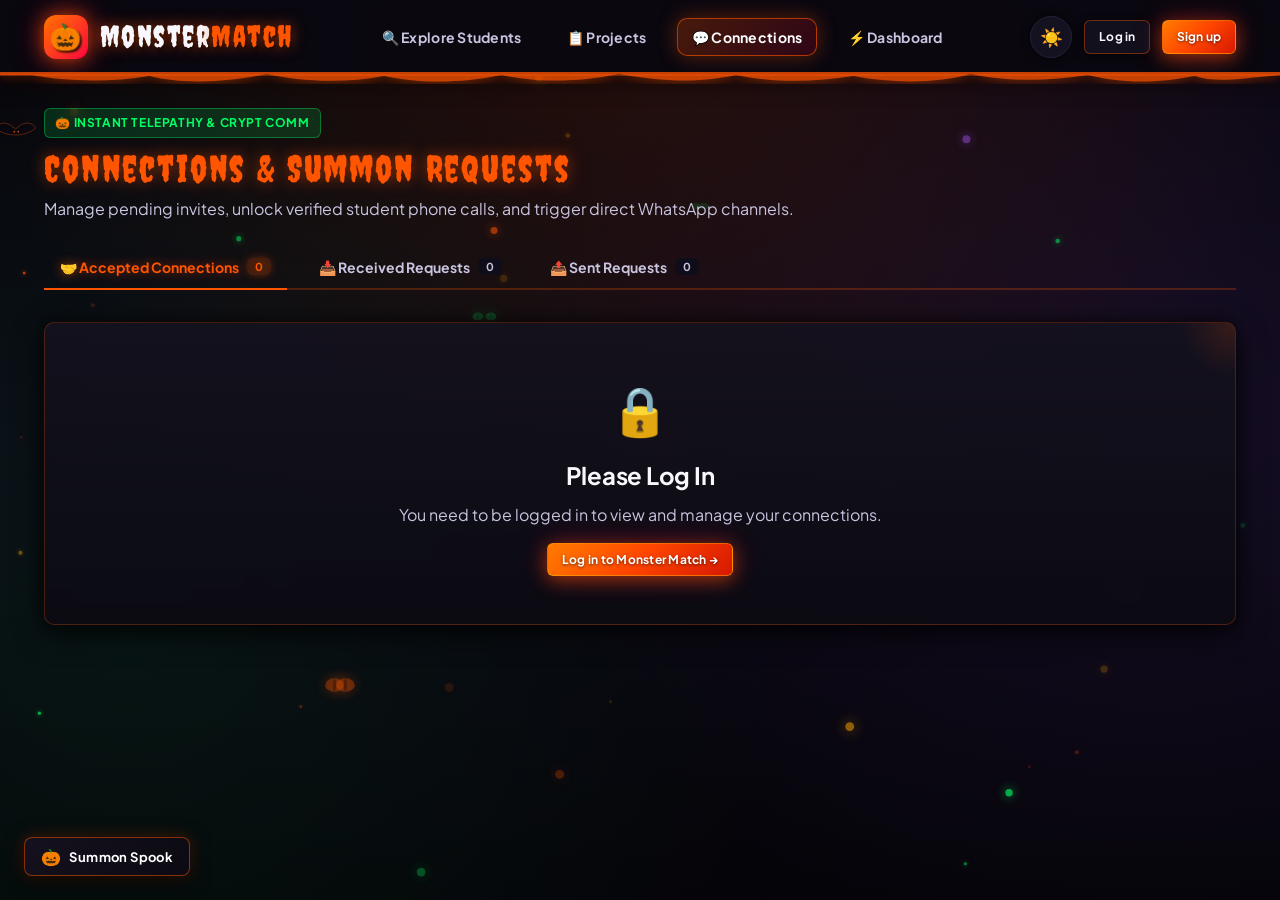
<file: pages/connections.html>
<!DOCTYPE html>
<html lang="en">
<head>
  <meta charset="UTF-8">
  <meta name="viewport" content="width=device-width, initial-scale=1.0">
  <title>Connections & Messages - Monster Match</title>
  
  <link rel="preconnect" href="https://fonts.googleapis.com">
  <link rel="preconnect" href="https://fonts.gstatic.com" crossorigin>
  <link href="https://fonts.googleapis.com/css2?family=Creepster&family=Nosifer&family=Cinzel+Decorative:wght@700;900&family=Plus+Jakarta+Sans:wght@400;500;600;700;800&family=JetBrains+Mono:wght@500;700&display=swap" rel="stylesheet">
  
  <link rel="stylesheet" href="../css/variables.css">
  <link rel="stylesheet" href="../css/base.css">
  <link rel="stylesheet" href="../css/components.css">

  <style>
    .tabs-header {
      display: flex;
      gap: var(--spacing-4);
      border-bottom: 2px solid rgba(255, 85, 0, 0.25);
      margin-bottom: var(--spacing-8);
    }

    .tab-btn {
      padding: var(--spacing-3) var(--spacing-4);
      font-weight: 700;
      font-size: var(--font-size-sm);
      color: var(--text-secondary);
      background: none;
      border: none;
      border-bottom: 2px solid transparent;
      margin-bottom: -2px;
      cursor: pointer;
      display: flex;
      align-items: center;
      gap: var(--spacing-2);
      transition: all var(--transition-fast);
    }

    .tab-btn:hover {
      color: var(--color-primary);
      text-shadow: 0 0 8px rgba(255, 85, 0, 0.4);
    }

    .tab-btn.active {
      color: var(--color-primary);
      border-bottom-color: var(--color-primary);
      text-shadow: 0 0 12px rgba(255, 85, 0, 0.6);
    }

    .tab-counter {
      background: var(--bg-surface-subtle);
      border-radius: var(--radius-badge, 6px);
      padding: 2px 8px;
      font-size: 11px;
    }

    .tab-btn.active .tab-counter {
      background: rgba(255, 85, 0, 0.2);
      color: var(--color-primary);
      box-shadow: 0 0 8px rgba(255, 85, 0, 0.3);
    }

    .connection-row {
      background: linear-gradient(135deg, rgba(14, 12, 22, 0.97) 0%, rgba(10, 8, 16, 0.99) 100%);
      border: 1.5px solid rgba(255, 85, 0, 0.2);
      border-radius: var(--radius-card, 10px);
      padding: var(--spacing-5);
      margin-bottom: var(--spacing-4);
      display: flex;
      align-items: center;
      justify-content: space-between;
      gap: var(--spacing-4);
      transition: all var(--transition-fast);
    }

    .connection-row:hover {
      border-color: rgba(255, 85, 0, 0.55);
      box-shadow: 0 6px 24px rgba(0,0,0,0.6), 0 0 18px rgba(255, 85, 0, 0.2);
      transform: translateY(-1px);
    }

    @media (max-width: 768px) {
      .connection-row {
        flex-direction: column;
        align-items: flex-start;
      }
    }
  </style>
</head>
<body>

  <!-- Navigation Bar -->
  <header class="navbar">
    <div class="container nav-container">
      <a href="../index.html" class="nav-brand">
        <div class="brand-icon">🎃</div>
        <span>Monster<span style="color: var(--color-primary);">Match</span></span>
      </a>

      <nav>
        <ul class="nav-links">
          <li><a href="explore.html" class="nav-link">🔍 Explore Students</a></li>
          <li><a href="projects.html" class="nav-link">📋 Projects</a></li>
          <li><a href="connections.html" class="nav-link active">💬 Connections</a></li>
          <li><a href="dashboard.html" class="nav-link">⚡ Dashboard</a></li>
        </ul>
      </nav>

      <div class="nav-actions">
        <button class="btn-icon-toggle theme-toggle-btn" id="theme-toggle" title="Toggle Theme">🌙</button>
      </div>
    </div>
  </header>

  <main class="container" style="padding-top: var(--spacing-8); padding-bottom: var(--spacing-16);">
    <div style="margin-bottom: var(--spacing-6);">
      <span class="badge" style="background: rgba(0, 255, 102, 0.14); color: #00ff66; border: 1px solid rgba(0, 255, 102, 0.35); margin-bottom: var(--spacing-2);">
        🎃 Instant Telepathy & Crypt Comm
      </span>
      <h2 class="font-creepster" style="color: #ff5500; font-size: 2.3rem; margin-bottom: 4px; text-shadow: 0 0 15px rgba(255, 85, 0, 0.5);">
        Connections & Summon Requests
      </h2>
      <p style="color: var(--text-secondary);">Manage pending invites, unlock verified student phone calls, and trigger direct WhatsApp channels.</p>
    </div>

    <!-- Tabs Navigation -->
    <div class="tabs-header">
      <button class="tab-btn active" data-tab="accepted">
        <span>🤝 Accepted Connections</span>
        <span class="tab-counter" id="count-accepted">0</span>
      </button>
      <button class="tab-btn" data-tab="received">
        <span>📥 Received Requests</span>
        <span class="tab-counter" id="count-received">0</span>
      </button>
      <button class="tab-btn" data-tab="sent">
        <span>📤 Sent Requests</span>
        <span class="tab-counter" id="count-sent">0</span>
      </button>
    </div>

    <!-- Tab Content Container -->
    <div id="connections-container">
      <!-- Populated via JS -->
    </div>
  </main>

  <script type="module">
    import { initTheme, showToast, formatWhatsAppUrl, formatTelUrl, formatDate } from '../js/utils.js';
    import { Auth } from '../js/auth.js';
    import { API, getCurrentUser } from '../js/api.js';

    initTheme();
    Auth.renderNavAuth();

    let currentTab = 'accepted';
    let allConnections = [];

    // Switch Tab Handlers
    document.querySelectorAll('.tab-btn').forEach(btn => {
      btn.addEventListener('click', () => {
        document.querySelectorAll('.tab-btn').forEach(b => b.classList.remove('active'));
        btn.classList.add('active');
        currentTab = btn.dataset.tab;
        renderList();
      });
    });

    async function loadData() {
      try {
        allConnections = await API.getConnections();
        updateCounters();
        renderList();
      } catch (err) {
        console.error(err);
        showToast('Could not load connections', 'error');
      }
    }

    function updateCounters() {
      const currentUser = getCurrentUser();
      const accepted = allConnections.filter(c => c.status === 'accepted');
      const received = allConnections.filter(c => c.receiver_id === currentUser?.id && c.status === 'pending');
      const sent = allConnections.filter(c => c.sender_id === currentUser?.id && c.status === 'pending');

      document.getElementById('count-accepted').textContent = accepted.length;
      document.getElementById('count-received').textContent = received.length;
      document.getElementById('count-sent').textContent = sent.length;
    }

    function renderList() {
      const container = document.getElementById('connections-container');
      const currentUser = getCurrentUser();

      if (!currentUser) {
        container.innerHTML = `
          <div class="card" style="text-align: center; padding: var(--spacing-12);">
            <div style="font-size: 3rem; margin-bottom: var(--spacing-3);">🔒</div>
            <h3>Please Log In</h3>
            <p style="margin-bottom: var(--spacing-4);">You need to be logged in to view and manage your connections.</p>
            <a href="login.html" class="btn btn-primary btn-sm">Log in to Monster Match →</a>
          </div>
        `;
        return;
      }

      let filtered = [];
      if (currentTab === 'accepted') {
        filtered = allConnections.filter(c => c.status === 'accepted');
      } else if (currentTab === 'received') {
        filtered = allConnections.filter(c => c.receiver_id === currentUser?.id && c.status === 'pending');
      } else if (currentTab === 'sent') {
        filtered = allConnections.filter(c => c.sender_id === currentUser?.id && c.status === 'pending');
      }

      if (filtered.length === 0) {
        container.innerHTML = `
          <div class="card" style="text-align: center; padding: var(--spacing-12);">
            <div style="font-size: 3rem; margin-bottom: var(--spacing-3);">👾</div>
            <h3>No ${currentTab} connections found</h3>
            <p style="margin-bottom: var(--spacing-4);">
              ${currentTab === 'accepted' 
                ? 'When a teammate accepts your connection request, their contact details unlock here.' 
                : currentTab === 'received' 
                ? 'No pending requests from other students at the moment.' 
                : 'You have not sent any pending connection requests.'}
            </p>
            <a href="explore.html" class="btn btn-primary btn-sm">Find Teammates Now →</a>
          </div>
        `;
        return;
      }

      container.innerHTML = filtered.map(conn => {
        const other = conn.otherUser || {};
        const otherName = other.full_name || 'Teammate';
        const otherAvatar = other.avatar_url || `https://api.dicebear.com/7.x/bottts/svg?seed=${otherName}`;
        const otherPhone = other.phone || '+919876543210';
        const otherWa = other.whatsapp_number || otherPhone;

        const waUrl = formatWhatsAppUrl(otherWa, `Hi ${otherName}! We're connected on Monster Match. Let's talk about our hackathon project!`);
        const telUrl = formatTelUrl(otherPhone);

        return `
          <div class="connection-row">
            <div class="flex items-center gap-4">
              <img src="${otherAvatar}" alt="${otherName}" style="width: 52px; height: 52px; border-radius: 50%; border: 2px solid var(--color-primary); background: var(--bg-surface-subtle);" />
              <div>
                <div class="flex items-center gap-2">
                  <h4 style="margin-bottom: 2px;">${otherName}</h4>
                  ${other.email_verified ? '<span title="Verified Student">🎓</span>' : ''}
                </div>
                <div style="font-size: var(--font-size-xs); color: var(--text-muted); margin-bottom: 4px;">
                  ${other.branch || 'CSE'} • ${other.college || 'JUET'} • Sent ${formatDate(conn.created_at)}
                </div>
                ${other.email && currentTab === 'accepted' ? `
                  <div style="font-size: 12px; color: var(--color-primary); margin-bottom: 4px; font-weight: 500;">
                    ✉️ <a href="mailto:${other.email}" style="color: var(--color-primary); text-decoration: none;">${other.email}</a>
                  </div>
                ` : ''}
                <p style="font-size: var(--font-size-sm); color: var(--text-secondary); margin-bottom: 0;">
                  "${conn.message}"
                </p>
              </div>
            </div>

            <!-- Action column -->
            <div>
              ${currentTab === 'accepted' ? `
                <div style="text-align: right;">
                  ${(conn.team_formed || (other.status === 'teamed' && currentUser?.status === 'teamed')) ? `
                    <div class="flex items-center gap-2 justify-end" style="margin-bottom: 8px;">
                      <span class="badge" style="background: rgba(255, 115, 0, 0.15); color: #ff8c26; border: 1px solid rgba(255, 115, 0, 0.4); font-size: 11px;">
                        🏆 Team Formed: ${conn.hackathon_name || other.team_hackathon || 'Runtime Terror HackSprint 2026'}
                      </span>
                      <span style="font-size: 11px; color: var(--text-muted);" title="Both of your profiles are hidden from public Explore so nobody contacts you">
                        🛡️ Hidden from Explore
                      </span>
                    </div>
                  ` : ''}

                  <div class="flex items-center gap-2 flex-wrap justify-end">
                    ${!(conn.team_formed || (other.status === 'teamed' && currentUser?.status === 'teamed')) ? `
                      <button class="btn btn-primary btn-sm form-team-btn" data-id="${other.id}" data-name="${otherName}" style="background: linear-gradient(135deg, #ff7300, #ff9436); border: none;" title="Lock in this teammate for a hackathon and shield both profiles from Explore">
                        🤝 Confirm Hackathon Team
                      </button>
                    ` : `
                      <button class="btn btn-outline btn-sm leave-team-btn" data-id="${other.id}" style="font-size: 11px; padding: 4px 8px; color: var(--text-muted);" title="Leave team and reopen profiles on Explore">
                        🔓 Leave Team
                      </button>
                    `}
                    ${other.email ? `
                      <a href="mailto:${other.email}" class="btn btn-outline btn-sm" title="Send email">
                        ✉️ Email
                      </a>
                    ` : ''}
                    <a href="${waUrl}" target="_blank" rel="noopener" class="btn btn-whatsapp btn-sm" title="Open pre-filled chat in WhatsApp">
                      💬 WhatsApp
                    </a>
                    <a href="${telUrl}" class="btn btn-phone btn-sm" title="Call directly via phone">
                      📞 Call
                    </a>
                    <a href="profile-view.html?id=${other.id}" class="btn btn-outline btn-sm">
                      Profile
                    </a>
                  </div>
                </div>
              ` : currentTab === 'received' ? `
                <div class="flex items-center gap-2">
                  <button class="btn btn-primary btn-sm accept-btn" data-id="${conn.id}" data-name="${otherName}">
                    Accept & Unlock
                  </button>
                  <button class="btn btn-outline btn-sm decline-btn" data-id="${conn.id}">
                    Decline
                  </button>
                </div>
              ` : `
                <div class="flex items-center gap-2">
                  <span class="badge badge-busy">Awaiting Response</span>
                  <button class="btn btn-outline btn-sm withdraw-btn" data-id="${conn.id}">
                    Withdraw
                  </button>
                </div>
              `}
            </div>
          </div>
        `;
      }).join('');

      // Attach button action handlers
      container.querySelectorAll('.accept-btn').forEach(btn => {
        btn.addEventListener('click', async () => {
          try {
            await API.respondConnectionRequest(btn.dataset.id, 'accepted');
            showToast(`Connected with ${btn.dataset.name}! WhatsApp and phone unlocked. 💬📞`, 'success');
            await loadData();
          } catch (e) {
            showToast(e.message, 'error');
          }
        });
      });

      container.querySelectorAll('.decline-btn').forEach(btn => {
        btn.addEventListener('click', async () => {
          try {
            await API.respondConnectionRequest(btn.dataset.id, 'declined');
            showToast('Request declined.', 'info');
            await loadData();
          } catch (e) {
            showToast(e.message, 'error');
          }
        });
      });

      container.querySelectorAll('.withdraw-btn').forEach(btn => {
        btn.addEventListener('click', async () => {
          try {
            await API.respondConnectionRequest(btn.dataset.id, 'withdrawn');
            showToast('Request withdrawn.', 'info');
            await loadData();
          } catch (e) {
            showToast(e.message, 'error');
          }
        });
      });

      // Team formation handlers
      container.querySelectorAll('.form-team-btn').forEach(btn => {
        btn.addEventListener('click', async () => {
          const hackathon = prompt(`Confirm team with ${btn.dataset.name} for which hackathon?`, 'Runtime Terror HackSprint 2026');
          if (!hackathon) return;

          try {
            await API.formTeam({
              teammateId: btn.dataset.id,
              hackathonName: hackathon.trim()
            });
            showToast(`🎉 Team confirmed for ${hackathon}! Both profiles are now hidden from public Explore so nobody contacts you.`, 'success');
            await loadData();
          } catch (e) {
            showToast(e.message, 'error');
          }
        });
      });

      container.querySelectorAll('.leave-team-btn').forEach(btn => {
        btn.addEventListener('click', async () => {
          if (!confirm('Leave this hackathon team? Both of your profiles will be reopened and visible on Explore again.')) return;

          try {
            await API.leaveTeam(btn.dataset.id);
            showToast('Team disbanded. Profiles reopened to Explore 🔓', 'info');
            await loadData();
          } catch (e) {
            showToast(e.message, 'error');
          }
        });
      });
    }

    loadData();
  </script>
</body>
</html>
</file>
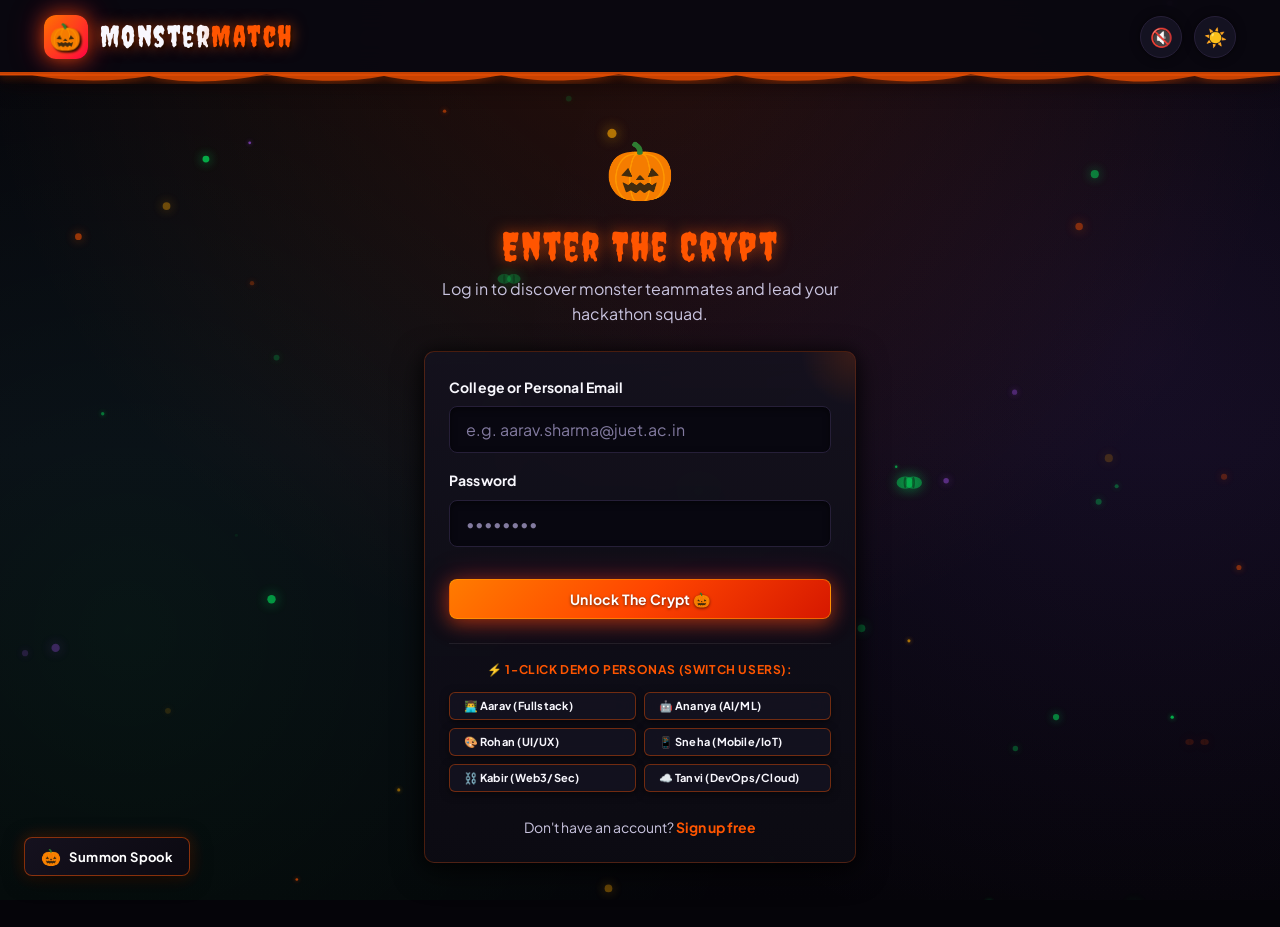
<file: pages/dashboard.html>
<!DOCTYPE html>
<html lang="en">
<head>
  <meta charset="UTF-8">
  <meta name="viewport" content="width=device-width, initial-scale=1.0">
  <title>Dashboard - Monster Match</title>
  
  <link rel="preconnect" href="https://fonts.googleapis.com">
  <link rel="preconnect" href="https://fonts.gstatic.com" crossorigin>
  <link href="https://fonts.googleapis.com/css2?family=Creepster&family=Nosifer&family=Cinzel+Decorative:wght@700;900&family=Plus+Jakarta+Sans:wght@400;500;600;700;800&family=JetBrains+Mono:wght@500;700&display=swap" rel="stylesheet">
  
  <link rel="stylesheet" href="../css/variables.css">
  <link rel="stylesheet" href="../css/base.css">
  <link rel="stylesheet" href="../css/components.css">

  <style>
    .dashboard-grid {
      display: grid;
      grid-template-columns: 320px 1fr;
      gap: var(--spacing-8);
      padding: var(--spacing-8) 0;
    }

    @media (max-width: 900px) {
      .dashboard-grid {
        grid-template-columns: 1fr;
      }
    }
  </style>
</head>
<body>

  <!-- Navigation Bar -->
  <header class="navbar">
    <div class="container nav-container">
      <a href="../index.html" class="nav-brand">
        <div class="brand-icon">🎃</div>
        <span>Monster<span style="color: var(--color-primary);">Match</span></span>
      </a>

      <nav>
        <ul class="nav-links">
          <li><a href="explore.html" class="nav-link">🔍 Explore Students</a></li>
          <li><a href="projects.html" class="nav-link">📋 Projects</a></li>
          <li><a href="connections.html" class="nav-link">💬 Connections</a></li>
          <li><a href="dashboard.html" class="nav-link active">⚡ Dashboard</a></li>
        </ul>
      </nav>

      <div class="nav-actions">
        <button class="btn-icon-toggle theme-toggle-btn" id="theme-toggle" title="Toggle Theme">🌙</button>
      </div>
    </div>
  </header>

  <main class="container">
    <div class="dashboard-grid">
      <!-- Left Column: User Profile Overview & Completeness -->
      <aside>
        <div class="card grimoire-card" style="margin-bottom: var(--spacing-6); text-align: center;">
          <div style="position: relative; display: inline-block; margin: 0 auto var(--spacing-3);">
            <img id="dash-avatar" src="" alt="Avatar" style="width: 84px; height: 84px; border-radius: 50%; border: 3px solid var(--color-primary); background: var(--bg-surface-subtle); display: block; box-shadow: 0 0 15px rgba(255,85,0,0.4);" />
            <a href="profile-edit.html#avatar-section" style="position: absolute; bottom: 0; right: 0; background: var(--color-primary); color: #fff; border-radius: 50%; width: 26px; height: 26px; display: flex; align-items: center; justify-content: center; font-size: 12px; text-decoration: none; box-shadow: 0 2px 6px rgba(0,0,0,0.5); border: 2px solid var(--bg-surface);" title="Change Profile Picture">
              📷
            </a>
          </div>
          
          <div class="flex items-center justify-center gap-2">
            <h3 id="dash-name" style="margin-bottom: 2px;">Name</h3>
            <span id="dash-verified-badge" style="display:none;" title="College Verified Student">🎓</span>
          </div>

          <p id="dash-branch" style="font-size: var(--font-size-xs); color: var(--text-muted); margin-bottom: 2px;">
            Branch • Year
          </p>
          <p id="dash-email" style="font-size: 11px; color: var(--color-primary); margin-bottom: var(--spacing-4);">
            student@juet.ac.in
          </p>

          <span id="dash-status" class="badge badge-open" style="margin-bottom: var(--spacing-4);">
            ● Open to Teams
          </span>

          <!-- Profile Completeness Bar -->
          <div style="background: var(--bg-surface-subtle); padding: var(--spacing-4); border-radius: var(--radius-card, 10px); margin-bottom: var(--spacing-4); text-align: left; border: 1px solid rgba(255,85,0,0.2);">
            <div class="flex justify-between items-center" style="margin-bottom: 6px;">
              <span style="font-size: 11px; font-weight: 700;">Profile Strength</span>
              <span id="dash-meter-text" style="font-size: 12px; font-weight: 800; color: var(--color-primary);">80%</span>
            </div>
            <div class="progress-bar-bg">
              <div id="dash-meter-fill" class="progress-bar-fill" style="width: 80%;"></div>
            </div>
          </div>

          <div class="flex gap-2">
            <a href="profile-edit.html" class="btn btn-outline btn-sm flex-1">✏️ Edit</a>
            <a href="profile-view.html" class="btn btn-primary btn-sm flex-1">👁️ View</a>
          </div>
        </div>

        <!-- Quick Stats -->
        <div class="card grimoire-card">
          <h4 style="font-size: var(--font-size-sm); margin-bottom: var(--spacing-4);">Quick Overview</h4>
          <div style="display:flex; flex-direction:column; gap: var(--spacing-3); font-size: var(--font-size-sm);">
            <div class="flex justify-between items-center">
              <span style="color:var(--text-secondary);">Active Connections</span>
              <strong id="dash-accepted-count">0</strong>
            </div>
            <div class="flex justify-between items-center">
              <span style="color:var(--text-secondary);">Pending Requests</span>
              <strong id="dash-pending-count">0</strong>
            </div>
            <div class="flex justify-between items-center">
              <span style="color:var(--text-secondary);">Weekly Hours</span>
              <strong id="dash-hours">15 hrs</strong>
            </div>
          </div>
        </div>
      </aside>

      <!-- Right Column: Smart Match Engine & Notifications -->
      <section>
        
        <!-- Welcome Hero Banner -->
        <div class="card grimoire-card" style="background: linear-gradient(135deg, rgba(255, 85, 0, 0.18), rgba(255, 0, 68, 0.12), rgba(0, 255, 102, 0.08)); border-color: rgba(255, 85, 0, 0.5); box-shadow: 0 10px 30px rgba(0, 0, 0, 0.8), 0 0 25px rgba(255, 85, 0, 0.25); margin-bottom: var(--spacing-8);">
          <div class="flex items-center justify-between flex-wrap gap-4">
            <div>
              <span class="badge" style="background: linear-gradient(135deg, #ff5500, #ff0044); color:#fff; border: 1px solid rgba(255, 200, 0, 0.5); margin-bottom:var(--spacing-2);">🎃 Soul Match Engine v2.0</span>
              <h2 class="font-creepster" style="color: #ff6600; font-size: 2.2rem; margin-bottom: var(--spacing-2); text-shadow: 0 0 15px rgba(255, 85, 0, 0.5);">
                Ready To Haunt Your Next Hackathon? 🦇
              </h2>
              <p style="margin-bottom: 0; font-size: var(--font-size-sm); color: var(--text-secondary);">
                We analyzed your skill grimoire and paired you with compatible projects and complementary monster partners.
              </p>
            </div>
            <a href="explore.html" class="btn btn-primary">Summon More Partners 🎃</a>
          </div>
        </div>

        <!-- Section 1: Recommended Projects For You (Phase 5) -->
        <div style="margin-bottom: var(--spacing-10);">
          <div class="flex items-center justify-between" style="margin-bottom: var(--spacing-4);">
            <div>
              <h3 style="font-size: var(--font-size-xl); margin-bottom: 2px;">Recommended Projects for You</h3>
              <span style="font-size: var(--font-size-xs); color: var(--text-muted);">Matches based on your primary skills & availability</span>
            </div>
            <a href="projects.html" class="btn btn-outline btn-sm">All Projects →</a>
          </div>

          <div id="dash-projects-grid" class="grid grid-cols-2 gap-4">
            <!-- Injected via JS -->
          </div>
        </div>

        <!-- Section 2: Recommended Teammates with Complementary Skills -->
        <div>
          <div class="flex items-center justify-between" style="margin-bottom: var(--spacing-4);">
            <div>
              <h3 style="font-size: var(--font-size-xl); margin-bottom: 2px;">Top Complementary Teammates</h3>
              <span style="font-size: var(--font-size-xs); color: var(--text-muted);">Students with complementary strengths (Design, ML, Backend)</span>
            </div>
            <a href="explore.html" class="btn btn-outline btn-sm">Explore All →</a>
          </div>

          <div id="dash-teammates-grid" class="grid grid-cols-2 gap-4">
            <!-- Injected via JS -->
          </div>
        </div>

      </section>
    </div>
  </main>

  <script type="module">
    import { initTheme, calculateProfileCompleteness, calculateMatchScore } from '../js/utils.js';
    import { Auth } from '../js/auth.js';
    import { API, getCurrentUser } from '../js/api.js';

    initTheme();
    Auth.renderNavAuth();

    async function initDashboard() {
      const user = getCurrentUser();
      if (!user) {
        window.location.href = 'login.html';
        return;
      }

      // Populate Profile Card
      document.getElementById('dash-avatar').src = user.avatar_url;
      document.getElementById('dash-name').textContent = user.full_name;
      document.getElementById('dash-branch').textContent = `${user.branch} • ${user.year}`;
      const emailEl = document.getElementById('dash-email');
      if (emailEl) emailEl.textContent = user.email || '';
      document.getElementById('dash-hours').textContent = `${user.availability_hours || 10} hrs`;

      const statusBadge = document.getElementById('dash-status');
      if (statusBadge) {
        if (user.status === 'teamed') {
          statusBadge.className = 'badge';
          statusBadge.style.background = 'rgba(255, 115, 0, 0.15)';
          statusBadge.style.color = '#ff8c26';
          statusBadge.style.border = '1px solid rgba(255, 115, 0, 0.4)';
          statusBadge.textContent = `🏆 Team Formed (${user.team_hackathon || 'HackSprint 2026'})`;
        } else if (user.status === 'busy') {
          statusBadge.className = 'badge badge-busy';
          statusBadge.textContent = '● Busy / Forming Team';
        } else {
          statusBadge.className = 'badge badge-open';
          statusBadge.textContent = '● Open to Teams';
        }
      }

      if (user.email_verified) {
        document.getElementById('dash-verified-badge').style.display = 'inline-block';
      }

      const completeness = calculateProfileCompleteness(user);
      document.getElementById('dash-meter-text').textContent = `${completeness}%`;
      document.getElementById('dash-meter-fill').style.width = `${completeness}%`;

      // Connections counts
      const connections = await API.getConnections();
      const accepted = connections.filter(c => c.status === 'accepted');
      const pending = connections.filter(c => c.status === 'pending');
      document.getElementById('dash-accepted-count').textContent = accepted.length;
      document.getElementById('dash-pending-count').textContent = pending.length;

      // Recommended Projects
      const projects = await API.getProjects();
      const projectsGrid = document.getElementById('dash-projects-grid');

      projectsGrid.innerHTML = projects.slice(0, 2).map(p => {
        const requiredSkills = p.tech_stack || (p.roles ? p.roles.flatMap(r => r.skills) : ['Web', 'JavaScript']);
        const matchScore = calculateMatchScore({
          studentSkills: user.skills || [],
          requiredSkills,
          studentAvailability: user.availability_hours || 10,
          studentInterests: user.interests || [],
          projectCategory: p.category
        });

        const stackParam = encodeURIComponent(requiredSkills.slice(0, 3).join(','));

        return `
          <div class="card grimoire-card card-hover flex flex-col justify-between">
            <div>
              <div class="flex justify-between items-center" style="margin-bottom: var(--spacing-2);">
                <span class="badge" style="background:rgba(255, 85, 0, 0.15); color:var(--color-primary); border: 1px solid rgba(255, 85, 0, 0.35); font-size:10px;">
                  ${p.category || 'Project'}
                </span>
                <span class="match-score">⚡ ${matchScore}% Match</span>
              </div>
              <h4 style="font-size: var(--font-size-base); margin-bottom: 4px;">${p.title}</h4>
              <p style="font-size: var(--font-size-xs); color: var(--text-secondary); margin-bottom: var(--spacing-3); display:-webkit-box; -webkit-line-clamp:2; -webkit-box-orient:vertical; overflow:hidden;">
                ${p.description}
              </p>
              ${p.github_url ? `
                <div style="margin-bottom: var(--spacing-3);">
                  <a href="${p.github_url}" target="_blank" rel="noopener" style="font-size:11px; color:var(--color-primary); text-decoration:none; display:inline-flex; align-items:center; gap:4px;">
                    📂 GitHub Repository ↗
                  </a>
                </div>
              ` : ''}
            </div>
            <div class="flex justify-between items-center" style="border-top:1px solid rgba(255, 85, 0, 0.18); padding-top:var(--spacing-3);">
              <span style="font-size:11px; color:var(--text-muted);">👤 ${p.owner_name}</span>
              <a href="explore.html?skills=${stackParam}" class="btn btn-outline btn-sm" style="font-size:11px; padding:2px 8px;">Find Teammates ⚡</a>
            </div>
          </div>
        `;
      }).join('');

      // Complementary Teammates
      const students = await API.getStudents();
      const otherStudents = students.filter(s => s.id !== user.id).slice(0, 2);
      const teammatesGrid = document.getElementById('dash-teammates-grid');

      teammatesGrid.innerHTML = otherStudents.map(s => `
        <div class="card grimoire-card card-hover flex flex-col justify-between">
          <div>
            <div class="flex items-center gap-3" style="margin-bottom: var(--spacing-3);">
              <img src="${s.avatar_url}" alt="${s.full_name}" style="width: 44px; height: 44px; border-radius:50%; border:2px solid var(--color-primary); box-shadow: 0 0 10px rgba(255,85,0,0.4); flex-shrink:0;" />
              <div style="min-width:0; flex:1;">
                <h4 style="margin-bottom: 2px; font-size: var(--font-size-sm); white-space:nowrap; overflow:hidden; text-overflow:ellipsis;">${s.full_name}</h4>
                <span style="font-size: 11px; color: var(--text-muted); display:block; white-space:nowrap; overflow:hidden; text-overflow:ellipsis;">${s.branch}</span>
              </div>
            </div>
            <div class="flex flex-wrap gap-1" style="margin-bottom: var(--spacing-2);">
              ${s.skills.slice(0, 3).map(sk => {
                const name = typeof sk === 'string' ? sk : sk.name;
                const lvl = typeof sk === 'object' && sk.level ? sk.level : 'intermediate';
                return `<span class="skill-pill tier-${lvl}" style="padding: 2px 7px; font-size: 11px;"><span class="dot"></span>${name}</span>`;
              }).join('')}
            </div>
            ${s.matchReason ? `
              <div style="font-size: 10px; color: #ff8c26; margin-bottom: var(--spacing-2); white-space: nowrap; overflow: hidden; text-overflow: ellipsis;" title="${s.matchReason}">
                💡 ${s.matchReason}
              </div>
            ` : ''}
          </div>
          <div class="flex justify-between items-center" style="border-top:1px solid rgba(255, 85, 0, 0.18); padding-top:var(--spacing-3); margin-top: auto;">
            <span class="match-score" style="font-size:11px; padding:2px 8px; white-space:nowrap; flex-shrink:0;" title="${s.matchReason || ''}">⚡ ${s.matchScore || 90}% Match</span>
            <a href="profile-view.html?id=${s.id}" class="btn btn-primary btn-sm" style="font-size:11px; padding:3px 10px;">View Profile</a>
          </div>
        </div>
      `).join('');
    }

    initDashboard();
  </script>
</body>
</html>
</file>
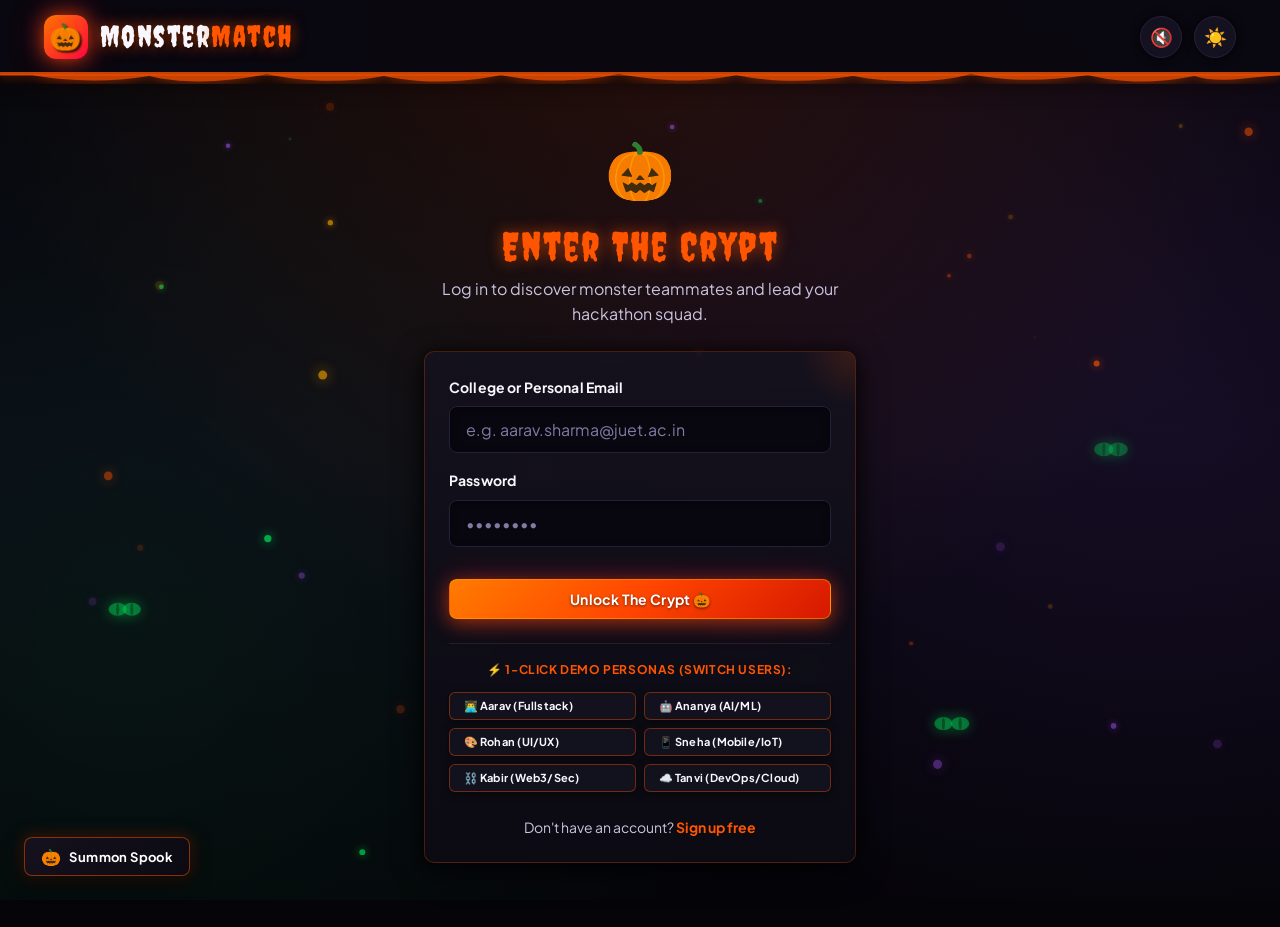
<file: pages/login.html>
<!DOCTYPE html>
<html lang="en">
<head>
  <meta charset="UTF-8">
  <meta name="viewport" content="width=device-width, initial-scale=1.0">
  <title>Login - Monster Match</title>
  
  <link rel="preconnect" href="https://fonts.googleapis.com">
  <link rel="preconnect" href="https://fonts.gstatic.com" crossorigin>
  <link href="https://fonts.googleapis.com/css2?family=Creepster&family=Nosifer&family=Cinzel+Decorative:wght@700;900&family=Plus+Jakarta+Sans:wght@400;500;600;700;800&family=JetBrains+Mono:wght@500;700&display=swap" rel="stylesheet">
  
  <link rel="stylesheet" href="../css/variables.css">
  <link rel="stylesheet" href="../css/base.css">
  <link rel="stylesheet" href="../css/components.css">
</head>
<body>

  <!-- Navigation Bar -->
  <header class="navbar">
    <div class="container nav-container">
      <a href="../index.html" class="nav-brand">
        <div class="brand-icon">🎃</div>
        <span>Monster<span style="color: var(--color-primary);">Match</span></span>
      </a>
      <div class="nav-actions">
        <button class="btn-icon-toggle theme-toggle-btn" id="theme-toggle" title="Toggle Theme">🌙</button>
      </div>
    </div>
  </header>

  <main class="container container-narrow" style="padding-top: var(--spacing-12); padding-bottom: var(--spacing-16); max-width: 480px;">
    <div style="text-align: center; margin-bottom: var(--spacing-6);">
      <div class="float-anim flicker-flame" style="font-size: 3.5rem; margin-bottom: var(--spacing-2);">🎃</div>
      <h2 class="font-creepster" style="color: #ff5500; font-size: 2.5rem; text-shadow: 0 0 15px rgba(255, 85, 0, 0.6); margin-bottom: 4px;">Enter The Crypt</h2>
      <p style="color: var(--text-secondary);">Log in to discover monster teammates and lead your hackathon squad.</p>
    </div>

    <form id="login-form" class="card grimoire-card">
      <div class="form-group">
        <label class="form-label" for="login-email">College or Personal Email</label>
        <input type="email" id="login-email" class="input" placeholder="e.g. aarav.sharma@juet.ac.in" required>
      </div>

      <div class="form-group">
        <label class="form-label" for="login-password">Password</label>
        <input type="password" id="login-password" class="input" placeholder="••••••••" required>
      </div>

      <button type="submit" class="btn btn-primary" style="width: 100%; margin-top: var(--spacing-4);">
        Unlock The Crypt 🎃
      </button>

      <!-- 1-Click Demo Profiles -->
      <div style="margin-top: var(--spacing-6); border-top: 1px solid rgba(255, 255, 255, 0.08); padding-top: var(--spacing-4);">
        <span style="font-size: var(--font-size-xs); font-weight: 700; color: var(--color-primary); display:block; margin-bottom: var(--spacing-3); text-align:center; letter-spacing: 0.05em;">
          ⚡ 1-CLICK DEMO PERSONAS (SWITCH USERS):
        </span>
        <div style="display: flex; flex-direction: column; gap: var(--spacing-2);">
          <div class="grid grid-cols-2 gap-2">
            <button type="button" class="btn btn-outline btn-sm demo-btn" data-email="aarav.sharma@juet.ac.in" style="justify-content: flex-start; font-size: 11px;">
              👨‍💻 Aarav (Fullstack)
            </button>
            <button type="button" class="btn btn-outline btn-sm demo-btn" data-email="ananya.v@juet.ac.in" style="justify-content: flex-start; font-size: 11px;">
              🤖 Ananya (AI/ML)
            </button>
          </div>
          <div class="grid grid-cols-2 gap-2">
            <button type="button" class="btn btn-outline btn-sm demo-btn" data-email="rohan.m@juet.ac.in" style="justify-content: flex-start; font-size: 11px;">
              🎨 Rohan (UI/UX)
            </button>
            <button type="button" class="btn btn-outline btn-sm demo-btn" data-email="sneha.patel@juet.ac.in" style="justify-content: flex-start; font-size: 11px;">
              📱 Sneha (Mobile/IoT)
            </button>
          </div>
          <div class="grid grid-cols-2 gap-2">
            <button type="button" class="btn btn-outline btn-sm demo-btn" data-email="kabir.j@juet.ac.in" style="justify-content: flex-start; font-size: 11px;">
              ⛓️ Kabir (Web3/Sec)
            </button>
            <button type="button" class="btn btn-outline btn-sm demo-btn" data-email="tanvi.s@juet.ac.in" style="justify-content: flex-start; font-size: 11px;">
              ☁️ Tanvi (DevOps/Cloud)
            </button>
          </div>
        </div>
      </div>

      <p style="text-align: center; font-size: var(--font-size-sm); margin-top: var(--spacing-6); margin-bottom: 0;">
        Don't have an account? <a href="signup.html" style="font-weight: 700;">Sign up free</a>
      </p>
    </form>
  </main>

  <script type="module">
    import { initTheme, showToast } from '../js/utils.js';
    import { Auth } from '../js/auth.js';

    initTheme();

    const form = document.getElementById('login-form');
    form.addEventListener('submit', async (e) => {
      e.preventDefault();
      const email = document.getElementById('login-email').value;
      const pass = document.getElementById('login-password').value;

      try {
        await Auth.signIn(email, pass);
        window.location.href = 'dashboard.html';
      } catch (err) {
        showToast(err.message, 'error');
      }
    });

    document.querySelectorAll('.demo-btn').forEach(btn => {
      btn.addEventListener('click', async () => {
        document.getElementById('login-email').value = btn.dataset.email;
        document.getElementById('login-password').value = 'password123';
        await Auth.signIn(btn.dataset.email, 'password123');
        window.location.href = 'dashboard.html';
      });
    });
  </script>
</body>
</html>
</file>
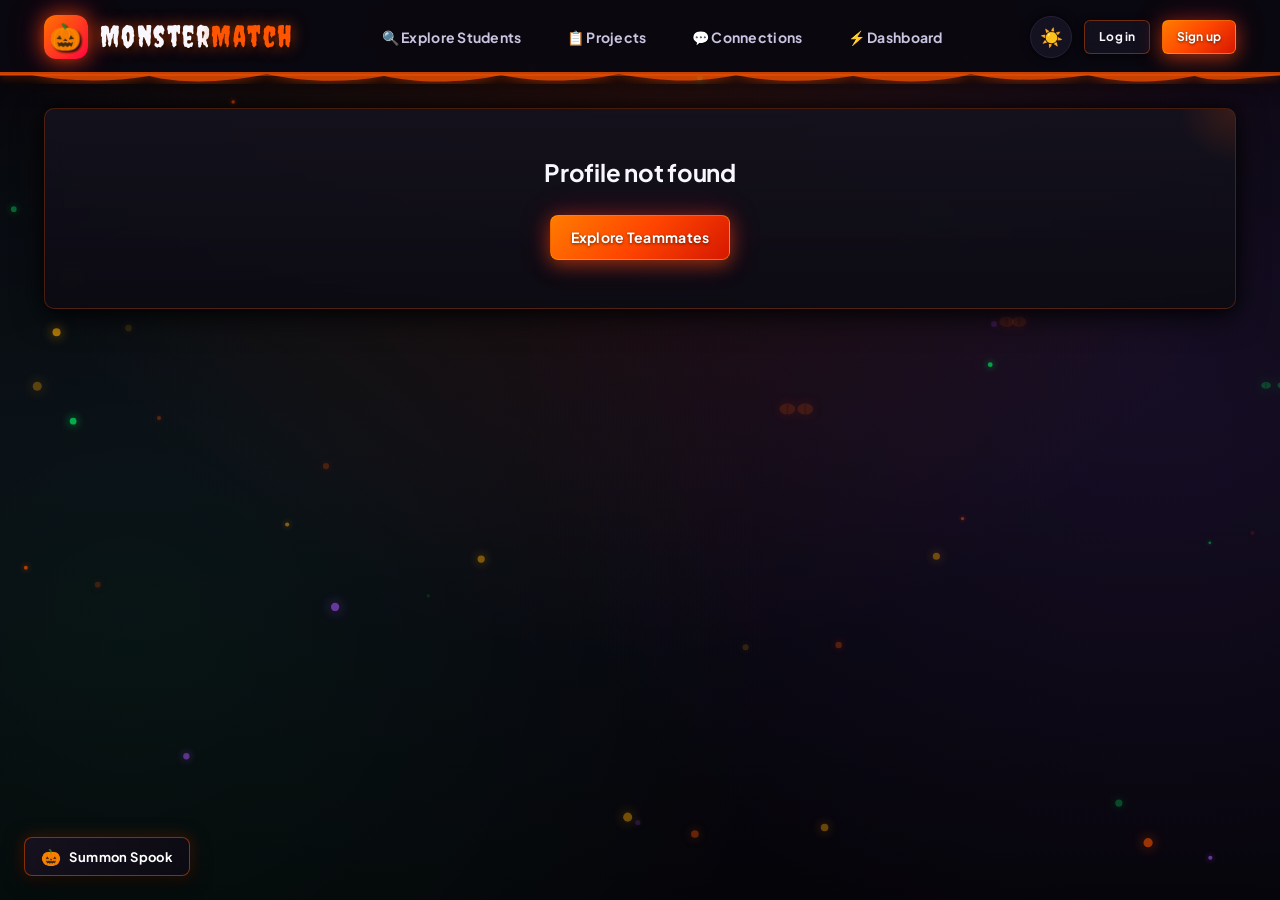
<file: pages/profile-view.html>
<!DOCTYPE html>
<html lang="en">
<head>
  <meta charset="UTF-8">
  <meta name="viewport" content="width=device-width, initial-scale=1.0">
  <title>Student Profile - Monster Match</title>
  
  <link rel="preconnect" href="https://fonts.googleapis.com">
  <link rel="preconnect" href="https://fonts.gstatic.com" crossorigin>
  <link href="https://fonts.googleapis.com/css2?family=Creepster&family=Nosifer&family=Cinzel+Decorative:wght@700;900&family=Plus+Jakarta+Sans:wght@400;500;600;700;800&family=JetBrains+Mono:wght@500;700&display=swap" rel="stylesheet">
  
  <link rel="stylesheet" href="../css/variables.css">
  <link rel="stylesheet" href="../css/base.css">
  <link rel="stylesheet" href="../css/components.css">

  <style>
    .profile-header-card {
      background: linear-gradient(180deg, rgba(20, 18, 30, 0.9) 0%, rgba(12, 11, 19, 0.95) 100%);
      border: 1.5px solid rgba(255, 85, 0, 0.35);
      border-radius: var(--radius-card, 10px);
      padding: var(--spacing-8);
      position: relative;
      overflow: hidden;
      margin-bottom: var(--spacing-8);
      box-shadow: 0 10px 35px rgba(0, 0, 0, 0.85), 0 0 25px rgba(255, 85, 0, 0.2);
    }

    .profile-cover-gradient {
      position: absolute;
      top: 0;
      left: 0;
      right: 0;
      height: 125px;
      background: linear-gradient(135deg, rgba(255, 85, 0, 0.85) 0%, rgba(255, 0, 68, 0.7) 50%, rgba(168, 85, 247, 0.5) 100%);
      opacity: 0.9;
    }

    .profile-avatar-wrapper {
      position: relative;
      margin-top: 40px;
      display: inline-block;
    }

    .profile-avatar {
      width: 110px;
      height: 110px;
      border-radius: 50%;
      border: 4px solid var(--bg-surface);
      background: var(--bg-surface-subtle);
      box-shadow: var(--shadow-lg), 0 0 22px rgba(255, 85, 0, 0.5), 0 0 50px rgba(255, 85, 0, 0.15);
      animation: ectoPulse 3s ease-in-out infinite;
    }

    .profile-grid {
      display: grid;
      grid-template-columns: 2fr 1fr;
      gap: var(--spacing-8);
    }

    @media (max-width: 800px) {
      .profile-grid {
        grid-template-columns: 1fr;
      }
    }
  </style>
</head>
<body>

  <!-- Navigation Bar -->
  <header class="navbar">
    <div class="container nav-container">
      <a href="../index.html" class="nav-brand">
        <div class="brand-icon">🎃</div>
        <span>Monster<span style="color: var(--color-primary);">Match</span></span>
      </a>

      <nav>
        <ul class="nav-links">
          <li><a href="explore.html" class="nav-link">🔍 Explore Students</a></li>
          <li><a href="projects.html" class="nav-link">📋 Projects</a></li>
          <li><a href="connections.html" class="nav-link">💬 Connections</a></li>
          <li><a href="dashboard.html" class="nav-link">⚡ Dashboard</a></li>
        </ul>
      </nav>

      <div class="nav-actions">
        <button class="btn-icon-toggle theme-toggle-btn" id="theme-toggle" title="Toggle Theme">🌙</button>
      </div>
    </div>
  </header>

  <main class="container" style="padding-top: var(--spacing-8); padding-bottom: var(--spacing-16);">
    <div id="profile-container">
      <div style="text-align: center; padding: var(--spacing-16);">
        <div class="float-anim" style="font-size: 3rem;">👾</div>
        <p>Loading profile...</p>
      </div>
    </div>
  </main>

  <script type="module">
    import { initTheme, showToast, formatWhatsAppUrl, formatTelUrl, calculateProfileCompleteness, calculateTeammateCompatibility } from '../js/utils.js';
    import { Auth } from '../js/auth.js';
    import { API, getCurrentUser } from '../js/api.js';

    initTheme();
    Auth.renderNavAuth();

    async function loadProfile() {
      const container = document.getElementById('profile-container');
      const params = new URLSearchParams(window.location.search);
      const studentId = params.get('id') || getCurrentUser()?.id;

      try {
        const student = await API.getStudentById(studentId);
        if (!student) {
          container.innerHTML = `
            <div class="card" style="text-align:center; padding:var(--spacing-12);">
              <h3>Profile not found</h3>
              <a href="explore.html" class="btn btn-primary" style="margin-top:var(--spacing-4);">Explore Teammates</a>
            </div>
          `;
          return;
        }

        const currentUser = getCurrentUser();
        const isSelf = currentUser && currentUser.id === student.id;
        const completeness = calculateProfileCompleteness(student);
        const matchInfo = (!isSelf && currentUser) ? calculateTeammateCompatibility({ student, currentUser }) : null;

        const waUrl = student.unlockedWhatsApp 
          ? formatWhatsAppUrl(student.unlockedWhatsApp, `Hi ${student.full_name}, I saw your profile on Monster Match!`)
          : '#';
        const telUrl = student.unlockedPhone 
          ? formatTelUrl(student.unlockedPhone) 
          : '#';

        container.innerHTML = `
          <!-- Profile Header Card -->
          <div class="profile-header-card">
            <div class="profile-cover-gradient"></div>
            
            <div class="flex items-end justify-between flex-wrap gap-4" style="position:relative; z-index:2;">
              <div class="flex items-end gap-5 flex-wrap">
                <div class="profile-avatar-wrapper" style="position:relative;">
                  <img src="${student.avatar_url}" alt="${student.full_name}" class="profile-avatar" />
                  ${isSelf ? `
                    <a href="profile-edit.html#avatar-section" style="position: absolute; bottom: 4px; right: 4px; background: var(--color-primary); color: #fff; border-radius: 50%; width: 30px; height: 30px; display: flex; align-items: center; justify-content: center; font-size: 13px; text-decoration: none; box-shadow: 0 2px 8px rgba(0,0,0,0.5); border: 2px solid var(--bg-surface);" title="Change Profile Picture">
                      📷
                    </a>
                  ` : ''}
                </div>
                <div style="margin-bottom: 8px;">
                  <div class="flex items-center gap-2">
                    <h2 style="margin-bottom: 2px;">${student.full_name}</h2>
                    ${student.email_verified ? '<span class="badge badge-open" title="College Verified Student">🎓 Verified Student</span>' : ''}
                    ${student.status === 'teamed' ? `<span class="badge" style="background: rgba(255, 115, 0, 0.15); color: #ff8c26; border: 1px solid rgba(255, 115, 0, 0.4); font-size: 11px;">🏆 Team Formed: ${student.team_hackathon || 'HackSprint 2026'}</span>` : ''}
                  </div>
                  <p style="margin-bottom: 0; color: var(--text-secondary); font-size: var(--font-size-sm);">
                    ${student.branch} • ${student.year} • 🏫 ${student.college || 'JUET'}
                    ${(isSelf || student.canViewContact) && student.email ? `
                      <span style="display:block; margin-top:3px; color:var(--color-primary); font-size:12px; font-weight:500;">
                        ✉️ <a href="mailto:${student.email}" style="color:var(--color-primary); text-decoration:none;">${student.email}</a>
                      </span>
                    ` : ''}
                  </p>
                </div>
              </div>

              <div style="margin-bottom: 8px;">
                ${isSelf ? `
                  <a href="profile-edit.html" class="btn btn-outline btn-sm">✏️ Edit Profile</a>
                ` : student.canViewContact ? `
                  <div class="flex items-center gap-2">
                    <a href="mailto:${student.email}" class="btn btn-outline btn-sm" title="Send email">
                      ✉️ Email
                    </a>
                    <a href="${waUrl}" target="_blank" rel="noopener" class="btn btn-whatsapp btn-sm">
                      💬 WhatsApp
                    </a>
                    <a href="${telUrl}" class="btn btn-phone btn-sm">
                      📞 Call
                    </a>
                  </div>
                ` : student.status === 'teamed' ? `
                  <button class="btn btn-outline btn-sm" disabled style="opacity: 0.6; cursor: not-allowed; border-color: rgba(255, 115, 0, 0.4); color: #ff8c26;" title="This student has already formed a team for a hackathon">
                    🔒 Team Already Formed
                  </button>
                ` : `
                  <button id="profile-connect-btn" class="btn btn-primary btn-sm">
                    Connect to Unlock Contact 👾
                  </button>
                `}
              </div>
            </div>
          </div>

          <!-- Team Formed Alert Banner for Outsiders -->
          ${(!isSelf && student.status === 'teamed' && !student.canViewContact) ? `
            <div style="background: rgba(255, 85, 0, 0.1); border: 1.5px solid rgba(255, 85, 0, 0.4); border-radius: var(--radius-card, 10px); padding: var(--spacing-4) var(--spacing-6); margin-bottom: var(--spacing-6); display: flex; align-items: center; gap: var(--spacing-4);">
              <span style="font-size: 2rem;">🔒</span>
              <div>
                <h4 style="margin-bottom: 2px; color: #ff8c26;">Hackathon Team Formed</h4>
                <p style="margin-bottom: 0; font-size: var(--font-size-sm); color: var(--text-secondary);">
                  ${student.full_name} has already formed a team for <strong>${student.team_hackathon || 'Runtime Terror HackSprint 2026'}</strong> and is hidden from public Explore. Direct contact is secured to prevent unsolicited messages.
                </p>
              </div>
            </div>
          ` : ''}

          <!-- Two Column Profile Content -->
          <div class="profile-grid">
            <!-- Left Column: Bio, Skills, Interests -->
            <div>
              <!-- About Bio -->
              <div class="card grimoire-card" style="margin-bottom: var(--spacing-6);">
                <h3 style="font-size: var(--font-size-lg); margin-bottom: var(--spacing-3);">About & Bio</h3>
                <p style="font-size: var(--font-size-base); line-height: 1.6; color: var(--text-secondary); margin-bottom: 0;">
                  ${student.bio || 'No bio provided yet.'}
                </p>
              </div>

              <!-- Technical Skills & Proficiency -->
              <div class="card grimoire-card" style="margin-bottom: var(--spacing-6);">
                <div class="flex items-center justify-between" style="margin-bottom: var(--spacing-4);">
                  <h3 style="font-size: var(--font-size-lg); margin-bottom: 0;">Technical Skills</h3>
                  <span style="font-size: var(--font-size-xs); color: var(--text-muted);">Proficiency Breakdown</span>
                </div>
                <div class="flex flex-wrap gap-3">
                  ${student.skills.map(s => {
                    const name = typeof s === 'string' ? s : s.name;
                    const lvl = typeof s === 'object' && s.level ? s.level : 'intermediate';
                    return `
                      <div class="chip chip-${lvl}" style="padding: 0.5rem 0.85rem; font-size: var(--font-size-sm); display:flex; gap:6px; align-items:center;">
                        <strong>${name}</strong>
                        <span style="opacity:0.8; font-size:11px; text-transform:capitalize;">• ${lvl}</span>
                      </div>
                    `;
                  }).join('')}
                </div>
              </div>

              <!-- Hackathon Interests -->
              <div class="card grimoire-card">
                <h3 style="font-size: var(--font-size-lg); margin-bottom: var(--spacing-3);">Hackathon Interests</h3>
                <div class="flex flex-wrap gap-2">
                  ${(student.interests || []).map(i => `
                    <span class="chip" style="background:rgba(255, 85, 0, 0.15); color:var(--color-primary); border-color:rgba(255, 85, 0, 0.35); font-size:var(--font-size-xs);">
                      🏷️ ${i}
                    </span>
                  `).join('')}
                </div>
              </div>
            </div>

            <!-- Right Column: Availability, Contact Card, Completeness -->
            <div>
              ${matchInfo ? `
                <div class="card grimoire-card" style="margin-bottom: var(--spacing-6); border-top: 4px solid var(--color-primary); background: rgba(255, 85, 0, 0.08);">
                  <div class="flex justify-between items-center" style="margin-bottom: var(--spacing-2);">
                    <h4 style="margin-bottom: 0; font-size: var(--font-size-base);">Teammate Compatibility</h4>
                    <span class="match-score" style="white-space:nowrap; flex-shrink:0;">⚡ ${matchInfo.score}% Match</span>
                  </div>
                  <p style="font-size: var(--font-size-xs); color: #ff8c26; margin-bottom: 0; font-weight: 500;">
                    💡 ${matchInfo.reason}
                  </p>
                </div>
              ` : ''}

              <!-- Contact Details & Privacy Box (Phase 4) -->
              <div class="card grimoire-card" style="margin-bottom: var(--spacing-6); border-top: 4px solid ${student.canViewContact ? 'var(--color-whatsapp)' : 'rgba(255,85,0,0.3)'};">
                <h4 style="margin-bottom: var(--spacing-3); display:flex; align-items:center; gap:6px;">
                  ${student.canViewContact ? '🔓 Contact Details' : '🔒 Direct Contact Locked'}
                </h4>
                
                ${student.canViewContact ? `
                  <div style="display:flex; flex-direction:column; gap: var(--spacing-3);">
                    <div>
                      <span style="font-size:var(--font-size-xs); color:var(--text-muted); font-weight:600;">COLLEGE EMAIL</span>
                      <div style="font-size:var(--font-size-base); font-weight:700; color:var(--text-primary); display:flex; align-items:center; gap:6px;">
                        <a href="mailto:${student.email}" style="color:var(--color-primary); text-decoration:none;">${student.email || 'Not provided'}</a>
                        ${student.email_verified ? '<span title="Verified College Email">🎓</span>' : ''}
                      </div>
                    </div>
                    <div>
                      <span style="font-size:var(--font-size-xs); color:var(--text-muted); font-weight:600;">WHATSAPP</span>
                      <div style="font-size:var(--font-size-base); font-weight:700; color:var(--text-primary);">
                        ${student.unlockedWhatsApp || 'Not provided'}
                      </div>
                    </div>
                    <div>
                      <span style="font-size:var(--font-size-xs); color:var(--text-muted); font-weight:600;">PHONE NUMBER</span>
                      <div style="font-size:var(--font-size-base); font-weight:700; color:var(--text-primary);">
                        ${student.unlockedPhone || 'Not provided'}
                      </div>
                    </div>
                    <div class="flex gap-2" style="margin-top:var(--spacing-2);">
                      <a href="mailto:${student.email}" class="btn btn-outline btn-sm flex-1">
                        ✉️ Email
                      </a>
                      <a href="${waUrl}" target="_blank" rel="noopener" class="btn btn-whatsapp btn-sm flex-1">
                        💬 WhatsApp
                      </a>
                      <a href="${telUrl}" class="btn btn-phone btn-sm flex-1">
                        📞 Call
                      </a>
                    </div>
                  </div>
                ` : student.status === 'teamed' ? `
                  <p style="font-size:var(--font-size-sm); margin-bottom: var(--spacing-4); color: var(--text-secondary);">
                    This student has formed a team for <strong>${student.team_hackathon || 'Runtime Terror HackSprint 2026'}</strong> and is not open to new connection requests.
                  </p>
                  <button class="btn btn-outline btn-sm" disabled style="width:100%; opacity: 0.6; cursor: not-allowed; border-color: rgba(255, 85, 0, 0.4); color: #ff8c26;">
                    🔒 Contact Locked (Team Formed)
                  </button>
                ` : `
                  <p style="font-size:var(--font-size-sm); margin-bottom: var(--spacing-4);">
                    This student's WhatsApp number and phone line are protected to prevent unsolicited spam.
                  </p>
                  <button id="unlock-request-btn" class="btn btn-primary btn-sm" style="width:100%;">
                    Send Connection Request to Unlock
                  </button>
                `}
              </div>

              <!-- Availability -->
              <div class="card grimoire-card" style="margin-bottom: var(--spacing-6);">
                <h4 style="margin-bottom: var(--spacing-3);">Availability</h4>
                <div style="font-size: var(--font-size-2xl); font-weight: 800; color: var(--color-primary); margin-bottom: 4px;">
                  ${student.availability_hours || 12} hrs/week
                </div>
                <p style="font-size: var(--font-size-sm); color: var(--text-secondary); margin-bottom: 0;">
                  ${student.availability_notes || 'Evenings & Weekends'}
                </p>
              </div>

              <!-- Profile Completeness Meter -->
              <div class="card grimoire-card">
                <div class="flex items-center justify-between" style="margin-bottom: var(--spacing-2);">
                  <span style="font-size: var(--font-size-xs); font-weight: 700;">Profile Completeness</span>
                  <span style="font-size: var(--font-size-sm); font-weight: 800; color: var(--color-primary);">${completeness}%</span>
                </div>
                <div class="progress-bar-bg" style="margin-bottom: var(--spacing-3);">
                  <div class="progress-bar-fill" style="width: ${completeness}%;"></div>
                </div>
                <span style="font-size: 11px; color: var(--text-muted);">
                  ${completeness >= 80 ? '🌟 Highly complete profile!' : 'Add more skills and portfolio links to reach 100%.'}
                </span>
              </div>
            </div>
          </div>
        `;

        // Connect button handler
        const connectBtn = document.getElementById('profile-connect-btn') || document.getElementById('unlock-request-btn');
        if (connectBtn) {
          connectBtn.addEventListener('click', async () => {
            try {
              await API.sendConnectionRequest({
                receiverId: student.id,
                message: `Hey ${student.full_name}! Let's team up for a hackathon on Monster Match.`
              });
              showToast(`Connection request sent to ${student.full_name}! 👾`, 'success');
              connectBtn.textContent = '⏳ Request Pending';
              connectBtn.disabled = true;
            } catch (e) {
              showToast(e.message, 'error');
            }
          });
        }

      } catch (err) {
        console.error(err);
        container.innerHTML = '<p style="color:var(--color-danger);">Failed to load profile.</p>';
      }
    }

    loadProfile();
  </script>
</body>
</html>
</file>
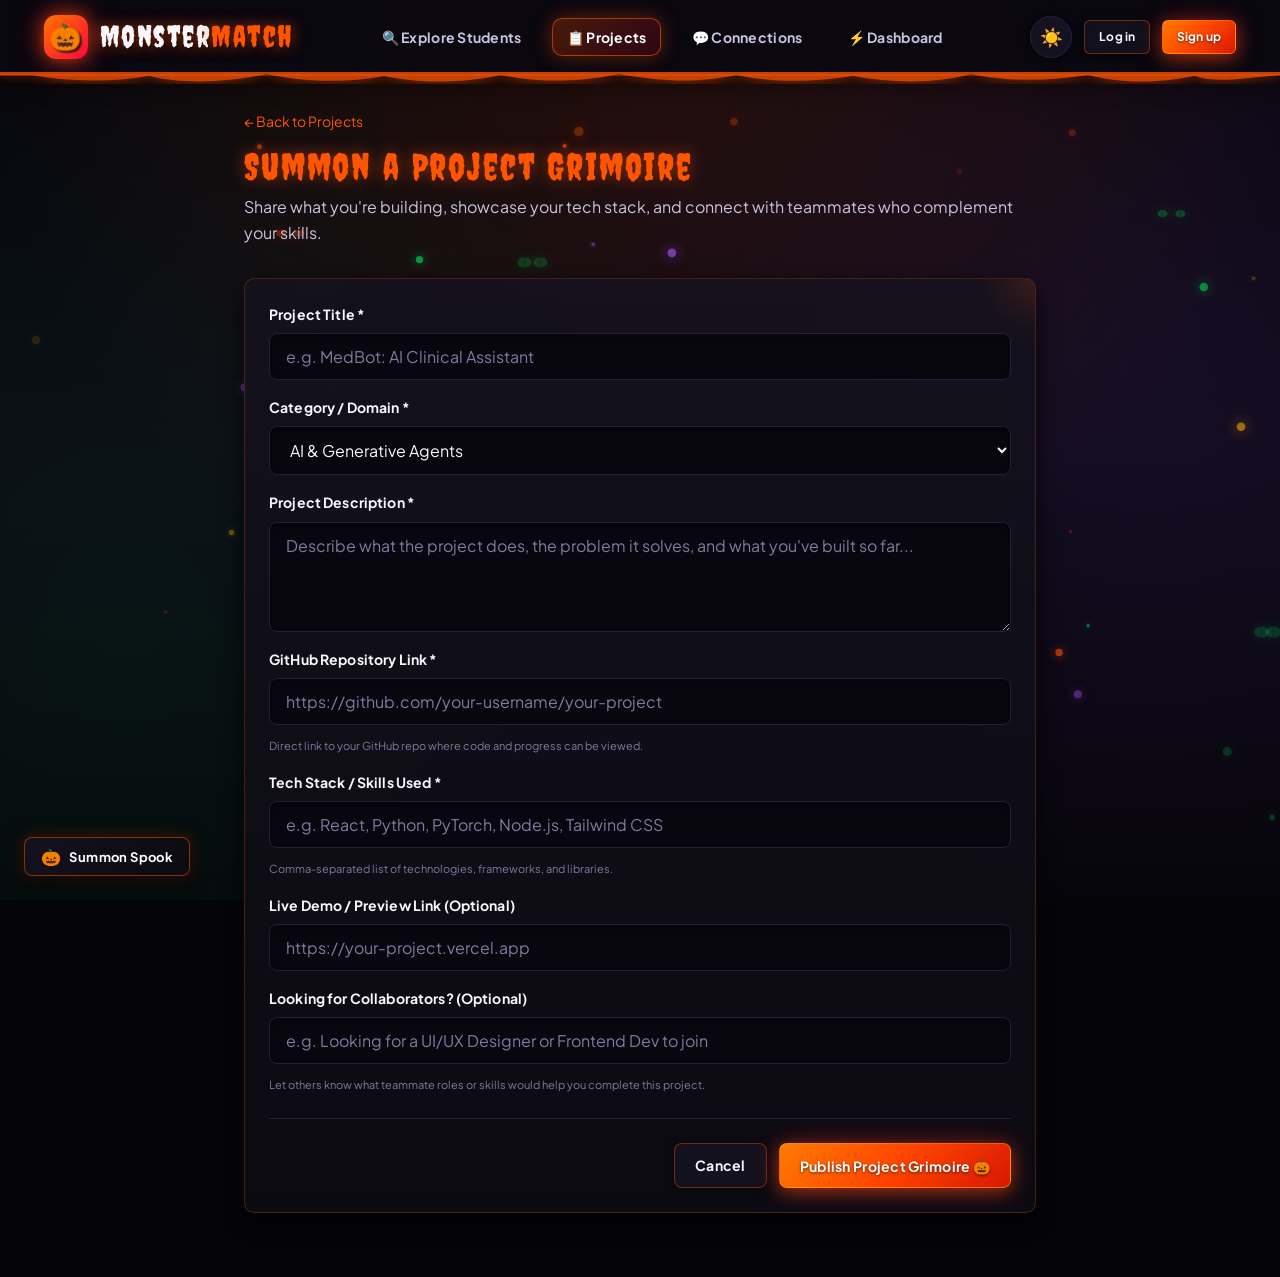
<file: pages/project-new.html>
<!DOCTYPE html>
<html lang="en">
<head>
  <meta charset="UTF-8">
  <meta name="viewport" content="width=device-width, initial-scale=1.0">
  <title>Post a Project - Monster Match</title>
  
  <link rel="preconnect" href="https://fonts.googleapis.com">
  <link rel="preconnect" href="https://fonts.gstatic.com" crossorigin>
  <link href="https://fonts.googleapis.com/css2?family=Creepster&family=Nosifer&family=Cinzel+Decorative:wght@700;900&family=Plus+Jakarta+Sans:wght@400;500;600;700;800&family=JetBrains+Mono:wght@500;700&display=swap" rel="stylesheet">
  
  <link rel="stylesheet" href="../css/variables.css">
  <link rel="stylesheet" href="../css/base.css">
  <link rel="stylesheet" href="../css/components.css">
</head>
<body>

  <!-- Navigation Bar -->
  <header class="navbar">
    <div class="container nav-container">
      <a href="../index.html" class="nav-brand">
        <div class="brand-icon">🎃</div>
        <span>Monster<span style="color: var(--color-primary);">Match</span></span>
      </a>

      <nav>
        <ul class="nav-links">
          <li><a href="explore.html" class="nav-link">🔍 Explore Students</a></li>
          <li><a href="projects.html" class="nav-link active">📋 Projects</a></li>
          <li><a href="connections.html" class="nav-link">💬 Connections</a></li>
          <li><a href="dashboard.html" class="nav-link">⚡ Dashboard</a></li>
        </ul>
      </nav>

      <div class="nav-actions">
        <button class="btn-icon-toggle theme-toggle-btn" id="theme-toggle" title="Toggle Theme">🌙</button>
      </div>
    </div>
  </header>

  <main class="container container-narrow" style="padding-top: var(--spacing-8); padding-bottom: var(--spacing-16);">
    <div style="margin-bottom: var(--spacing-8);">
      <a href="projects.html" style="font-size: var(--font-size-sm); display:inline-block; margin-bottom: var(--spacing-3);">← Back to Projects</a>
      <h2 class="font-creepster" style="color: #ff5500; font-size: 2.3rem; margin-bottom: 4px; text-shadow: 0 0 15px rgba(255, 85, 0, 0.5);">
        Summon a Project Grimoire
      </h2>
      <p style="color: var(--text-secondary);">Share what you're building, showcase your tech stack, and connect with teammates who complement your skills.</p>
    </div>

    <form id="project-form" class="card grimoire-card" style="box-shadow: var(--shadow-lg);">
      <!-- 1. Project Title -->
      <div class="form-group">
        <label class="form-label" for="proj-title">Project Title *</label>
        <input type="text" id="proj-title" class="input" placeholder="e.g. MedBot: AI Clinical Assistant" required>
      </div>

      <!-- 2. Category / Track -->
      <div class="form-group">
        <label class="form-label" for="proj-category">Category / Domain *</label>
        <select id="proj-category" class="select" required>
          <option value="AI & Generative Agents">AI & Generative Agents</option>
          <option value="HealthTech & Bio">HealthTech & Bio</option>
          <option value="Fintech & Payments">Fintech & Payments</option>
          <option value="Web3 & DeFi">Web3 & DeFi</option>
          <option value="EdTech & Learning">EdTech & Learning</option>
          <option value="Gaming & AR/VR">Gaming & AR/VR</option>
          <option value="Hackathon">General Hackathon / Web Project</option>
        </select>
      </div>

      <!-- 3. Description -->
      <div class="form-group">
        <label class="form-label" for="proj-desc">Project Description *</label>
        <textarea id="proj-desc" class="textarea" rows="4" placeholder="Describe what the project does, the problem it solves, and what you've built so far..." required></textarea>
      </div>

      <!-- 4. GitHub Repo Link -->
      <div class="form-group">
        <label class="form-label" for="proj-github">GitHub Repository Link *</label>
        <input type="url" id="proj-github" class="input" placeholder="https://github.com/your-username/your-project" required>
        <span style="font-size: 11px; color: var(--text-muted); display:block; margin-top: 4px;">
          Direct link to your GitHub repo where code and progress can be viewed.
        </span>
      </div>

      <!-- 5. Tech Stack -->
      <div class="form-group">
        <label class="form-label" for="proj-stack">Tech Stack / Skills Used *</label>
        <input type="text" id="proj-stack" class="input" placeholder="e.g. React, Python, PyTorch, Node.js, Tailwind CSS" required>
        <span style="font-size: 11px; color: var(--text-muted); display:block; margin-top: 4px;">
          Comma-separated list of technologies, frameworks, and libraries.
        </span>
      </div>

      <!-- 6. Optional: Live Demo Link -->
      <div class="form-group">
        <label class="form-label" for="proj-demo">Live Demo / Preview Link (Optional)</label>
        <input type="url" id="proj-demo" class="input" placeholder="https://your-project.vercel.app">
      </div>

      <!-- 7. Optional: Looking For Teammates Note -->
      <div class="form-group">
        <label class="form-label" for="proj-looking-for">Looking for Collaborators? (Optional)</label>
        <input type="text" id="proj-looking-for" class="input" placeholder="e.g. Looking for a UI/UX Designer or Frontend Dev to join">
        <span style="font-size: 11px; color: var(--text-muted); display:block; margin-top: 4px;">
          Let others know what teammate roles or skills would help you complete this project.
        </span>
      </div>

      <div class="flex justify-end gap-3" style="border-top: 1px solid var(--border-color); padding-top: var(--spacing-6); margin-top: var(--spacing-6);">
        <a href="projects.html" class="btn btn-outline">Cancel</a>
        <button type="submit" class="btn btn-primary">Publish Project Grimoire 🎃</button>
      </div>
    </form>
  </main>

  <script type="module">
    import { initTheme, showToast } from '../js/utils.js';
    import { Auth } from '../js/auth.js';
    import { API } from '../js/api.js';

    initTheme();
    Auth.renderNavAuth();

    const form = document.getElementById('project-form');
    form.addEventListener('submit', async (e) => {
      e.preventDefault();

      const stackRaw = document.getElementById('proj-stack').value;
      const tech_stack = stackRaw.split(',').map(s => s.trim()).filter(Boolean);

      const projectData = {
        title: document.getElementById('proj-title').value.trim(),
        category: document.getElementById('proj-category').value,
        description: document.getElementById('proj-desc').value.trim(),
        github_url: document.getElementById('proj-github').value.trim(),
        demo_url: document.getElementById('proj-demo').value.trim(),
        tech_stack: tech_stack,
        looking_for: document.getElementById('proj-looking-for').value.trim()
      };

      try {
        await API.createProject(projectData);
        showToast('Project published successfully! 🚀', 'success');
        setTimeout(() => {
          window.location.href = 'projects.html';
        }, 800);
      } catch (err) {
        showToast(err.message, 'error');
      }
    });
  </script>
</body>
</html>
</file>
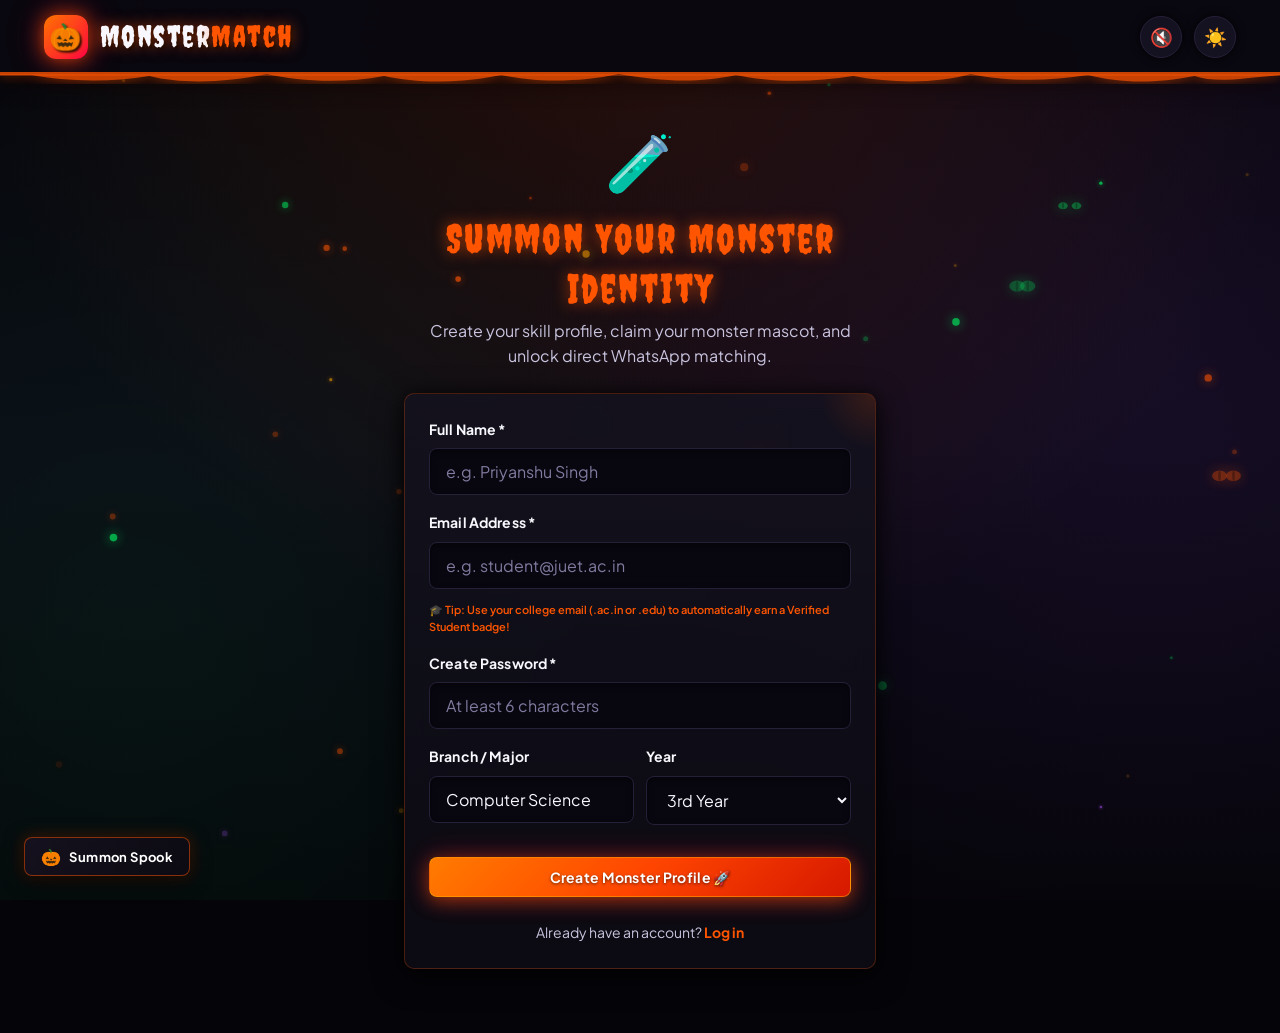
<file: pages/signup.html>
<!DOCTYPE html>
<html lang="en">
<head>
  <meta charset="UTF-8">
  <meta name="viewport" content="width=device-width, initial-scale=1.0">
  <title>Sign Up - Monster Match</title>
  
  <link rel="preconnect" href="https://fonts.googleapis.com">
  <link rel="preconnect" href="https://fonts.gstatic.com" crossorigin>
  <link href="https://fonts.googleapis.com/css2?family=Creepster&family=Nosifer&family=Cinzel+Decorative:wght@700;900&family=Plus+Jakarta+Sans:wght@400;500;600;700;800&family=JetBrains+Mono:wght@500;700&display=swap" rel="stylesheet">
  
  <link rel="stylesheet" href="../css/variables.css">
  <link rel="stylesheet" href="../css/base.css">
  <link rel="stylesheet" href="../css/components.css">
</head>
<body>

  <!-- Navigation Bar -->
  <header class="navbar">
    <div class="container nav-container">
      <a href="../index.html" class="nav-brand">
        <div class="brand-icon">🎃</div>
        <span>Monster<span style="color: var(--color-primary);">Match</span></span>
      </a>
      <div class="nav-actions">
        <button class="btn-icon-toggle theme-toggle-btn" id="theme-toggle" title="Toggle Theme">🌙</button>
      </div>
    </div>
  </header>

  <main class="container container-narrow" style="padding-top: var(--spacing-10); padding-bottom: var(--spacing-16); max-width: 520px;">
    <div style="text-align: center; margin-bottom: var(--spacing-6);">
      <div class="float-anim flicker-flame" style="font-size: 3.5rem; margin-bottom: var(--spacing-2);">🧪</div>
      <h2 class="font-creepster" style="color: #ff5500; font-size: 2.5rem; text-shadow: 0 0 15px rgba(255, 85, 0, 0.6); margin-bottom: 4px;">Summon Your Monster Identity</h2>
      <p style="color: var(--text-secondary);">Create your skill profile, claim your monster mascot, and unlock direct WhatsApp matching.</p>
    </div>

    <form id="signup-form" class="card grimoire-card">
      <div class="form-group">
        <label class="form-label" for="signup-name">Full Name *</label>
        <input type="text" id="signup-name" class="input" placeholder="e.g. Priyanshu Singh" required>
      </div>

      <div class="form-group">
        <label class="form-label" for="signup-email">Email Address *</label>
        <input type="email" id="signup-email" class="input" placeholder="e.g. student@juet.ac.in" required>
        <span style="font-size: 11px; color: var(--color-primary); font-weight: 600; margin-top: 4px;">
          🎓 Tip: Use your college email (.ac.in or .edu) to automatically earn a Verified Student badge!
        </span>
      </div>

      <div class="form-group">
        <label class="form-label" for="signup-password">Create Password *</label>
        <input type="password" id="signup-password" class="input" placeholder="At least 6 characters" minlength="6" required>
      </div>

      <div class="grid grid-cols-2 gap-3">
        <div class="form-group">
          <label class="form-label" for="signup-branch">Branch / Major</label>
          <input type="text" id="signup-branch" class="input" placeholder="CSE / IT / ECE" value="Computer Science">
        </div>
        <div class="form-group">
          <label class="form-label" for="signup-year">Year</label>
          <select id="signup-year" class="select">
            <option value="1st Year">1st Year</option>
            <option value="2nd Year">2nd Year</option>
            <option value="3rd Year" selected>3rd Year</option>
            <option value="4th Year">4th Year</option>
          </select>
        </div>
      </div>

      <button type="submit" class="btn btn-primary" style="width: 100%; margin-top: var(--spacing-4);">
        Create Monster Profile 🚀
      </button>

      <p style="text-align: center; font-size: var(--font-size-sm); margin-top: var(--spacing-6); margin-bottom: 0;">
        Already have an account? <a href="login.html" style="font-weight: 700;">Log in</a>
      </p>
    </form>
  </main>

  <script type="module">
    import { initTheme, showToast } from '../js/utils.js';
    import { Auth } from '../js/auth.js';

    initTheme();

    const form = document.getElementById('signup-form');
    form.addEventListener('submit', async (e) => {
      e.preventDefault();
      const name = document.getElementById('signup-name').value;
      const email = document.getElementById('signup-email').value;
      const password = document.getElementById('signup-password').value;
      const branch = document.getElementById('signup-branch').value;
      const year = document.getElementById('signup-year').value;

      try {
        await Auth.signUp({
          full_name: name,
          email,
          password,
          branch,
          year,
          college: 'Jaypee University of Engg & Tech'
        });
        setTimeout(() => {
          window.location.href = 'profile-edit.html';
        }, 600);
      } catch (err) {
        showToast(err.message, 'error');
      }
    });
  </script>
</body>
</html>
</file>
<file: css/variables.css>
/* ============================================================================
   MONSTER MATCH - FULL CRAZY HALLOWEEN HORROR THEME TOKENS
   Deep Crypt Obsidian, Toxic Ectoplasm Slime, Blood Crimson & Blazing Jack-o'-Lantern
   ============================================================================ */

:root {
  /* Spooky Horror Font Families */
  --font-family-horror: 'Creepster', cursive, -apple-system, sans-serif;
  --font-family-nosifer: 'Nosifer', cursive, -apple-system, sans-serif;
  --font-family-gothic: 'Cinzel Decorative', Georgia, serif;
  --font-family-glitch: 'Rubik Glitch', monospace;
  --font-family-base: 'Plus Jakarta Sans', -apple-system, BlinkMacSystemFont, 'Segoe UI', Roboto, sans-serif;
  --font-family-mono: 'JetBrains Mono', 'Fira Code', monospace;

  /* Blazing Jack-o'-Lantern Orange Palette */
  --color-primary: #ff5500;           /* Radiant Pumpkin Hellfire */
  --color-primary-hover: #ff7700;     /* Incandescent Fire Glow */
  --color-primary-dark: #b82b00;      /* Roasted Charcoal Pumpkin */
  --color-primary-light: rgba(255, 85, 0, 0.16);
  --color-primary-glow: rgba(255, 85, 0, 0.55);

  /* Demonic Crimson / Fresh Blood Red */
  --color-secondary: #ff0044;         /* Vampire Blood Red */
  --color-secondary-hover: #d60039;
  --color-secondary-light: rgba(255, 0, 68, 0.18);
  --color-secondary-glow: rgba(255, 0, 68, 0.5);

  /* Radioactive Ectoplasm Slime Green */
  --color-slime: #00ff66;             /* Radioactive Ectoplasm */
  --color-slime-hover: #26ff7d;
  --color-slime-glow: rgba(0, 255, 102, 0.5);
  --color-slime-light: rgba(0, 255, 102, 0.15);

  /* Spectral Necromancer Purple */
  --color-purple: #a855f7;            /* Phantom Violet */
  --color-purple-hover: #c084fc;
  --color-purple-glow: rgba(168, 85, 247, 0.45);
  --color-purple-light: rgba(168, 85, 247, 0.16);

  /* Warm Cursed Candle Flame */
  --color-accent: #ffaa00;
  --color-accent-hover: #ffbb22;
  --color-accent-light: rgba(255, 170, 0, 0.16);

  /* Status Tokens */
  --color-info: #38bdf8;
  --color-success: #00ff66;           /* Toxic Slime Green */
  --color-warning: #ffaa00;           /* Cursed Candle Amber */
  --color-danger: #ff0044;            /* Vampire Blood Crimson */

  /* Unholy WhatsApp & Direct Telepathy Links */
  --color-whatsapp: #00ff66;          /* Radioactive Green */
  --color-whatsapp-hover: #26ff7d;
  --color-phone: #ff5500;
  --color-phone-hover: #ff7700;

  /* Typography Scale */
  --font-size-xs: 0.75rem;
  --font-size-sm: 0.875rem;
  --font-size-base: 1rem;
  --font-size-lg: 1.125rem;
  --font-size-xl: 1.25rem;
  --font-size-2xl: 1.5rem;
  --font-size-3xl: 1.875rem;
  --font-size-4xl: 2.25rem;
  --font-size-5xl: 3.25rem;

  /* Spacing */
  --spacing-1: 0.25rem;
  --spacing-2: 0.5rem;
  --spacing-3: 0.75rem;
  --spacing-4: 1rem;
  --spacing-5: 1.25rem;
  --spacing-6: 1.5rem;
  --spacing-8: 2rem;
  --spacing-10: 2.5rem;
  --spacing-12: 3rem;
  --spacing-16: 4rem;

  /* Radii — Sleek & slightly sharp edges (never harsh 0px boxes, never bloated round bubbles) */
  --radius-xs: 4px;
  --radius-sm: 6px;
  --radius-md: 8px;
  --radius-lg: 10px;
  --radius-xl: 12px;
  --radius-2xl: 14px;
  --radius-card: 10px;
  --radius-btn: 8px;
  --radius-badge: 6px;
  --radius-input: 8px;
  --radius-full: 9999px;

  /* Transitions */
  --transition-fast: 0.15s ease;
  --transition-normal: 0.25s cubic-bezier(0.4, 0, 0.2, 1);
  --transition-slow: 0.45s cubic-bezier(0.4, 0, 0.2, 1);

  /* Default Theme: Deep Crypt Obsidian & Jack-o'-Lantern Nightmare */
  --bg-page: #06050a;                 /* Abyss Void */
  --bg-surface: #0e0d16;              /* Haunted Crypt Obsidian */
  --bg-surface-elevated: #161423;     /* Raised Grimoire Slab */
  --bg-surface-subtle: #110f1c;       /* Smoked Tomb Chamber */
  --bg-input: #090812;
  --border-color: #27203b;            /* Dark Cursed Metal */
  --border-color-hover: #ff5500;
  --border-color-focus: #ff7700;
  --border-color-slime: #00ff66;

  --text-primary: #f5f4fb;            /* Bone Pearl White */
  --text-secondary: #c4bfdc;          /* Ghostly Pale Lavender */
  --text-muted: #7d759d;              /* Crypt Cobweb Gray */
  --text-inverse: #06050a;

  /* Supernatural Shadows & Auras */
  --shadow-sm: 0 2px 4px 0 rgba(0, 0, 0, 0.7);
  --shadow-md: 0 4px 12px -1px rgba(0, 0, 0, 0.85);
  --shadow-lg: 0 10px 24px -3px rgba(0, 0, 0, 0.9);
  --shadow-xl: 0 20px 35px -5px rgba(0, 0, 0, 0.95);

  --shadow-glow: 0 0 25px rgba(255, 85, 0, 0.45);
  --shadow-glow-pumpkin: 0 0 30px rgba(255, 85, 0, 0.5);
  --shadow-glow-slime: 0 0 30px rgba(0, 255, 102, 0.45);
  --shadow-glow-blood: 0 0 30px rgba(255, 0, 68, 0.45);
  --shadow-glow-purple: 0 0 30px rgba(168, 85, 247, 0.45);
}

/* Explicit Dark Theme: Deep Crypt */
[data-theme="dark"] {
  --bg-page: #050409;
  --bg-surface: #0c0b14;
  --bg-surface-elevated: #141221;
  --bg-surface-subtle: #0f0d1a;
  --bg-input: #080710;
  --border-color: #261f38;
  --border-color-hover: #ff5500;
  --border-color-focus: #ff7700;

  --text-primary: #f8f7fd;
  --text-secondary: #c9c4df;
  --text-muted: #827a9f;
  --text-inverse: #050409;

  --color-primary-light: rgba(255, 85, 0, 0.2);
  --color-secondary-light: rgba(255, 0, 68, 0.2);
  --color-slime-light: rgba(0, 255, 102, 0.18);
  --color-purple-light: rgba(168, 85, 247, 0.18);

  --shadow-glow: 0 0 35px rgba(255, 85, 0, 0.5);
}

/* Halloween Autumn Twilight / Blood Sunset Variant */
[data-theme="light"] {
  --bg-page: #15101a;                 /* Haunted twilight rather than harsh white */
  --bg-surface: #1e1826;
  --bg-surface-elevated: #272033;
  --bg-surface-subtle: #191321;
  --bg-input: #120e18;
  --border-color: #3b2f4c;
  --border-color-hover: #ff6600;
  --border-color-focus: #ff7700;

  --text-primary: #fff8f0;
  --text-secondary: #dcd0ea;
  --text-muted: #9587aa;
  --text-inverse: #0a0710;

  --color-primary: #ff6600;
  --color-primary-hover: #ff851a;
  --color-primary-light: rgba(255, 102, 0, 0.22);
  --color-primary-glow: rgba(255, 102, 0, 0.45);

  --shadow-sm: 0 2px 4px 0 rgba(0, 0, 0, 0.6);
  --shadow-md: 0 4px 10px -1px rgba(0, 0, 0, 0.75);
  --shadow-lg: 0 10px 20px -3px rgba(0, 0, 0, 0.85);
  --shadow-xl: 0 20px 30px -5px rgba(0, 0, 0, 0.9);
  --shadow-glow: 0 0 30px rgba(255, 102, 0, 0.4);
}
</file>
<file: css/base.css>
/* ============================================================================
   MONSTER MATCH BASE STYLES & HALLOWEEN HORROR THEME
   ============================================================================ */

@import url('https://fonts.googleapis.com/css2?family=Creepster&family=Nosifer&family=Cinzel+Decorative:wght@700;900&family=Rubik+Glitch&family=Plus+Jakarta+Sans:wght@400;500;600;700;800&family=JetBrains+Mono:wght@500;700&display=swap');

*, *::before, *::after {
  box-sizing: border-box;
  margin: 0;
  padding: 0;
}

html {
  font-size: 16px;
  scroll-behavior: smooth;
  -webkit-font-smoothing: antialiased;
  -moz-osx-font-smoothing: grayscale;
}

/* Custom Spooky Haunted Scrollbar */
::-webkit-scrollbar {
  width: 10px;
  height: 10px;
}

::-webkit-scrollbar-track {
  background: var(--bg-page);
  border-left: 1px solid var(--border-color);
}

::-webkit-scrollbar-thumb {
  background: linear-gradient(180deg, var(--color-primary), var(--color-secondary));
  border-radius: 99px;
  border: 2px solid var(--bg-page);
  box-shadow: 0 0 10px var(--color-primary-glow);
}

::-webkit-scrollbar-thumb:hover {
  background: linear-gradient(180deg, var(--color-primary-hover), var(--color-slime));
  box-shadow: 0 0 15px var(--color-slime-glow);
}

body {
  font-family: var(--font-family-base);
  font-size: var(--font-size-base);
  line-height: 1.6;
  color: var(--text-primary);
  background-color: var(--bg-page);
  background-image: 
    radial-gradient(circle at 50% 0%, rgba(255, 85, 0, 0.12) 0%, transparent 60%),
    radial-gradient(circle at 90% 40%, rgba(168, 85, 247, 0.08) 0%, transparent 50%),
    radial-gradient(circle at 10% 70%, rgba(0, 255, 102, 0.06) 0%, transparent 50%),
    linear-gradient(180deg, #06050a 0%, #0a0814 50%, #050409 100%);
  background-attachment: fixed;
  min-height: 100vh;
  display: flex;
  flex-direction: column;
  position: relative;
  overflow-x: hidden;
  transition: background-color var(--transition-normal), color var(--transition-normal);
}

/* Atmospheric Ambient Canvas Layer (Behind all content) */
#halloween-ambient-canvas {
  position: fixed;
  top: 0;
  left: 0;
  width: 100vw;
  height: 100vh;
  pointer-events: none;
  z-index: 0;
  opacity: 0.85;
}

/* Content wrappers sit above ambient background */
header, main, footer, .container, #toast-container {
  position: relative;
  z-index: 1;
}

a {
  color: var(--color-primary);
  text-decoration: none;
  transition: color var(--transition-fast), text-shadow var(--transition-fast);
}

a:hover {
  color: var(--color-primary-hover);
  text-shadow: 0 0 12px var(--color-primary-glow);
}

img, svg {
  display: block;
  max-width: 100%;
}

button, input, select, textarea {
  font-family: inherit;
  font-size: inherit;
}

/* Headings */
h1, h2, h3, h4, h5, h6 {
  color: var(--text-primary);
  font-weight: 700;
  line-height: 1.25;
  margin-bottom: var(--spacing-3);
  letter-spacing: -0.01em;
}

h1 { font-size: var(--font-size-4xl); }
h2 { font-size: var(--font-size-3xl); }
h3 { font-size: var(--font-size-2xl); }
h4 { font-size: var(--font-size-xl); }
h5 { font-size: var(--font-size-lg); }
h6 { font-size: var(--font-size-base); }

p {
  margin-bottom: var(--spacing-4);
  color: var(--text-secondary);
}

/* Spooky Typography Utilities */
.font-creepster {
  font-family: var(--font-family-horror);
  letter-spacing: 0.05em;
  font-weight: 400;
}

.font-nosifer {
  font-family: var(--font-family-nosifer);
  letter-spacing: 0.06em;
  font-weight: 400;
}

.font-gothic {
  font-family: var(--font-family-gothic);
  letter-spacing: 0.03em;
}

.font-glitch {
  font-family: var(--font-family-glitch);
}

/* Horror Text Gradients & Dripping Shadows */
.horror-title {
  font-family: var(--font-family-horror);
  color: #ff5500;
  text-shadow: 
    0 0 10px rgba(255, 85, 0, 0.7),
    0 0 25px rgba(255, 0, 68, 0.5),
    2px 2px 4px #000;
  letter-spacing: 0.06em;
}

.gradient-text {
  background: linear-gradient(135deg, #ffcc00 0%, #ff5500 45%, #ff0044 100%);
  -webkit-background-clip: text;
  -webkit-text-fill-color: transparent;
  display: inline-block;
  filter: drop-shadow(0 0 15px rgba(255, 85, 0, 0.45));
}

.toxic-text {
  background: linear-gradient(135deg, #a7f3d0 0%, #00ff66 50%, #10b981 100%);
  -webkit-background-clip: text;
  -webkit-text-fill-color: transparent;
  display: inline-block;
  filter: drop-shadow(0 0 15px rgba(0, 255, 102, 0.5));
}

.blood-text {
  background: linear-gradient(135deg, #ffa3b8 0%, #ff0044 50%, #88001b 100%);
  -webkit-background-clip: text;
  -webkit-text-fill-color: transparent;
  display: inline-block;
  filter: drop-shadow(0 0 15px rgba(255, 0, 68, 0.5));
}

.spectral-text {
  background: linear-gradient(135deg, #f5d0fe 0%, #c084fc 50%, #7928ca 100%);
  -webkit-background-clip: text;
  -webkit-text-fill-color: transparent;
  display: inline-block;
  filter: drop-shadow(0 0 15px rgba(168, 85, 247, 0.5));
}

/* Container */
.container {
  width: 100%;
  max-width: 1240px;
  margin-left: auto;
  margin-right: auto;
  padding-left: var(--spacing-6);
  padding-right: var(--spacing-6);
}

.container-narrow {
  max-width: 840px;
}

/* Layout Utilities */
.flex { display: flex; }
.flex-col { flex-direction: column; }
.items-center { align-items: center; }
.items-start { align-items: flex-start; }
.justify-between { justify-content: space-between; }
.justify-center { justify-content: center; }
.justify-end { justify-content: flex-end; }
.flex-wrap { flex-wrap: wrap; }
.flex-1 { flex: 1 1 0%; }
.gap-1 { gap: var(--spacing-1); }
.gap-2 { gap: var(--spacing-2); }
.gap-3 { gap: var(--spacing-3); }
.gap-4 { gap: var(--spacing-4); }
.gap-6 { gap: var(--spacing-6); }
.gap-8 { gap: var(--spacing-8); }

.grid { display: grid; }
.grid-cols-1 { grid-template-columns: repeat(1, minmax(0, 1fr)); }
.grid-cols-2 { grid-template-columns: repeat(2, minmax(0, 1fr)); }
.grid-cols-3 { grid-template-columns: repeat(3, minmax(0, 1fr)); }
.grid-cols-4 { grid-template-columns: repeat(4, minmax(0, 1fr)); }

@media (max-width: 1024px) {
  .grid-cols-4 { grid-template-columns: repeat(2, minmax(0, 1fr)); }
  .grid-cols-3 { grid-template-columns: repeat(2, minmax(0, 1fr)); }
}

@media (max-width: 640px) {
  .grid-cols-4, .grid-cols-3, .grid-cols-2 { grid-template-columns: 1fr; }
  .container { padding-left: var(--spacing-4); padding-right: var(--spacing-4); }
}

/* --- Atmospheric Halloween Keyframes & Animations --- */

/* Ghost Float */
@keyframes float {
  0%, 100% {
    transform: translateY(0px) rotate(0deg);
  }
  25% {
    transform: translateY(-8px) rotate(-1.5deg);
  }
  75% {
    transform: translateY(-12px) rotate(2deg);
  }
}

.float-anim {
  animation: float 4.5s ease-in-out infinite;
}

/* Candle Flame & Pumpkin Eye Flicker */
@keyframes flameFlicker {
  0%, 100% {
    opacity: 1;
    filter: drop-shadow(0 0 12px rgba(255, 85, 0, 0.7));
  }
  20% {
    opacity: 0.88;
    filter: drop-shadow(0 0 8px rgba(255, 60, 0, 0.5));
  }
  40% {
    opacity: 0.98;
    filter: drop-shadow(0 0 16px rgba(255, 120, 0, 0.9));
  }
  60% {
    opacity: 0.92;
    filter: drop-shadow(0 0 10px rgba(255, 85, 0, 0.6));
  }
  80% {
    opacity: 1;
    filter: drop-shadow(0 0 18px rgba(255, 140, 0, 0.95));
  }
}

.flicker-flame {
  animation: flameFlicker 2.5s infinite ease-in-out;
}

/* Radioactive Ectoplasm Pulse */
@keyframes ectoPulse {
  0%, 100% {
    box-shadow: 0 0 12px rgba(0, 255, 102, 0.35);
  }
  50% {
    box-shadow: 0 0 28px rgba(0, 255, 102, 0.65), 0 0 45px rgba(0, 255, 102, 0.3);
  }
}

.ecto-glow {
  animation: ectoPulse 3s infinite ease-in-out;
}

/* Demonic Blood Heartbeat Pulse */
@keyframes bloodPulse {
  0%, 100% {
    box-shadow: 0 0 12px rgba(255, 0, 68, 0.35);
  }
  50% {
    box-shadow: 0 0 30px rgba(255, 0, 68, 0.65), 0 0 50px rgba(255, 0, 68, 0.25);
  }
}

.blood-glow {
  animation: bloodPulse 2.8s infinite ease-in-out;
}

/* Spooky Shiver / Jolt on Hover */
@keyframes spookyJolt {
  0% { transform: translate(0, 0) rotate(0deg); }
  25% { transform: translate(-2px, 1px) rotate(-1deg); }
  50% { transform: translate(2px, -1px) rotate(1deg); }
  75% { transform: translate(-1px, -1px) rotate(-0.5deg); }
  100% { transform: translate(0, 0) rotate(0deg); }
}

.hover-shiver:hover {
  animation: spookyJolt 0.3s ease-in-out;
}

/* Monster Eye Blink */
@keyframes eyeBlink {
  0%, 90%, 100% {
    transform: scaleY(1);
    opacity: 1;
  }
  95% {
    transform: scaleY(0.08);
    opacity: 0.3;
  }
}

/* Dripping Blood / Toxic Slime Bar Pattern */
.dripping-border-bottom {
  position: relative;
}

.dripping-border-bottom::after {
  content: "";
  position: absolute;
  bottom: -9px;
  left: 0;
  right: 0;
  height: 10px;
  background-image: radial-gradient(circle at 10px 0, var(--color-primary) 7px, transparent 8px);
  background-size: 20px 10px;
  background-repeat: repeat-x;
  z-index: 10;
  pointer-events: none;
  filter: drop-shadow(0 2px 6px rgba(255, 85, 0, 0.5));
}

/* Cursed Grimoire Card — Sleek, slightly sharp edges (10px) */
.grimoire-card {
  background: linear-gradient(180deg, rgba(20, 18, 30, 0.9) 0%, rgba(12, 11, 19, 0.96) 100%);
  border: 1px solid rgba(255, 85, 0, 0.28);
  border-radius: var(--radius-card, 10px);
  padding: var(--spacing-6);
  box-shadow: 0 8px 30px rgba(0, 0, 0, 0.75), 0 0 15px rgba(0, 0, 0, 0.5);
  transition: all var(--transition-normal);
  position: relative;
  overflow: hidden;
  backdrop-filter: blur(12px);
  -webkit-backdrop-filter: blur(12px);
}

.grimoire-card::before {
  content: "";
  position: absolute;
  top: 0;
  right: 0;
  width: 55px;
  height: 55px;
  background: radial-gradient(circle at 100% 0%, rgba(255, 85, 0, 0.16) 0%, transparent 70%);
  pointer-events: none;
  z-index: 0;
}

/* Toast Notifications (Cursed Grimoire Style) */
#toast-container {
  position: fixed;
  bottom: var(--spacing-6);
  right: var(--spacing-6);
  z-index: 9999;
  display: flex;
  flex-direction: column;
  gap: var(--spacing-3);
  pointer-events: none;
}

.toast {
  pointer-events: auto;
  min-width: 300px;
  max-width: 420px;
  padding: var(--spacing-4) var(--spacing-5);
  background: var(--bg-surface-elevated);
  color: var(--text-primary);
  border-radius: var(--radius-xl);
  border: 1px solid var(--border-color);
  border-left: 5px solid var(--color-primary);
  box-shadow: 0 10px 30px rgba(0, 0, 0, 0.9), 0 0 20px var(--color-primary-glow);
  font-size: var(--font-size-sm);
  display: flex;
  align-items: center;
  gap: var(--spacing-3);
  animation: slideIn 0.35s cubic-bezier(0.16, 1, 0.3, 1);
  transition: all var(--transition-normal);
  backdrop-filter: blur(16px);
  -webkit-backdrop-filter: blur(16px);
}

.toast.toast-success { 
  border-left-color: var(--color-slime);
  box-shadow: 0 10px 30px rgba(0, 0, 0, 0.9), 0 0 20px var(--color-slime-glow);
}

.toast.toast-error { 
  border-left-color: var(--color-secondary);
  box-shadow: 0 10px 30px rgba(0, 0, 0, 0.9), 0 0 20px var(--color-secondary-glow);
}

.toast.toast-info { 
  border-left-color: var(--color-primary);
  box-shadow: 0 10px 30px rgba(0, 0, 0, 0.9), 0 0 20px var(--color-primary-glow);
}

.toast.toast-warning { 
  border-left-color: var(--color-warning);
  box-shadow: 0 10px 30px rgba(0, 0, 0, 0.9), 0 0 20px rgba(255, 170, 0, 0.45);
}

@keyframes slideIn {
  from { opacity: 0; transform: translateX(60px) scale(0.95); }
  to { opacity: 1; transform: translateX(0) scale(1); }
}
</file>
<file: css/components.css>
/* ============================================================================
   MONSTER MATCH REUSABLE UI COMPONENTS - CRAZY HALLOWEEN HORROR THEME
   ============================================================================ */

/* --- Navigation Bar --- */
.navbar {
  position: sticky;
  top: 0;
  z-index: 1000;
  background-color: rgba(12, 10, 18, 0.94);
  border-bottom: 2px solid rgba(255, 85, 0, 0.35);
  backdrop-filter: blur(16px);
  -webkit-backdrop-filter: blur(16px);
  box-shadow: 0 4px 25px rgba(0, 0, 0, 0.85), 0 0 25px rgba(255, 85, 0, 0.12);
  transition: all var(--transition-normal);
}

[data-theme="dark"] .navbar {
  background-color: rgba(10, 8, 16, 0.96);
  border-bottom: 2px solid rgba(255, 85, 0, 0.4);
}

[data-theme="light"] .navbar {
  background-color: rgba(24, 18, 32, 0.96);
  border-bottom: 2px solid rgba(255, 102, 0, 0.45);
}

.nav-container {
  display: flex;
  align-items: center;
  justify-content: space-between;
  height: 74px;
}

.nav-brand {
  display: flex;
  align-items: center;
  gap: var(--spacing-3);
  font-family: var(--font-family-horror);
  font-size: 1.85rem;
  letter-spacing: 0.05em;
  color: var(--text-primary);
  text-shadow: 0 0 15px rgba(255, 85, 0, 0.6), 2px 2px 2px #000;
  transition: transform var(--transition-fast);
}

.nav-brand:hover {
  transform: scale(1.03);
  color: #fff;
}

.brand-icon {
  width: 44px;
  height: 44px;
  background: linear-gradient(135deg, #ff7700, #ff0044);
  border-radius: var(--radius-xl);
  display: flex;
  align-items: center;
  justify-content: center;
  font-size: 26px;
  box-shadow: 0 0 20px rgba(255, 85, 0, 0.7), 0 0 35px rgba(255, 0, 68, 0.35);
  animation: flameFlicker 3s infinite ease-in-out;
}

.nav-links {
  display: flex;
  align-items: center;
  gap: var(--spacing-4);
  list-style: none;
}

.nav-link {
  font-weight: 700;
  font-size: var(--font-size-sm);
  color: var(--text-secondary);
  padding: 0.45rem 0.85rem;
  border-radius: var(--radius-lg);
  border: 1px solid transparent;
  transition: all var(--transition-fast);
  display: flex;
  align-items: center;
  gap: var(--spacing-2);
  letter-spacing: 0.02em;
}

.nav-link:hover {
  color: #ff8822;
  background-color: rgba(255, 85, 0, 0.12);
  border-color: rgba(255, 85, 0, 0.3);
  box-shadow: 0 0 15px rgba(255, 85, 0, 0.25);
  transform: translateY(-1px);
}

.nav-link.active {
  color: #ffffff;
  background: linear-gradient(135deg, rgba(255, 85, 0, 0.25), rgba(255, 0, 68, 0.15));
  border-color: rgba(255, 85, 0, 0.6);
  box-shadow: 0 0 20px rgba(255, 85, 0, 0.35);
}

.nav-actions {
  display: flex;
  align-items: center;
  gap: var(--spacing-3);
}

/* Theme & Spooky Audio Toggle Buttons */
.btn-icon-toggle {
  background: var(--bg-surface-elevated);
  border: 1.5px solid var(--border-color);
  color: var(--text-secondary);
  width: 42px;
  height: 42px;
  border-radius: var(--radius-full);
  display: flex;
  align-items: center;
  justify-content: center;
  cursor: pointer;
  font-size: 1.15rem;
  transition: all var(--transition-fast);
  box-shadow: 0 0 10px rgba(0, 0, 0, 0.5);
}

.btn-icon-toggle:hover {
  color: #ff8800;
  border-color: var(--color-primary);
  box-shadow: 0 0 20px var(--color-primary-glow);
  transform: scale(1.08) rotate(5deg);
}

/* --- Buttons --- */
.btn {
  display: inline-flex;
  align-items: center;
  justify-content: center;
  gap: var(--spacing-2);
  padding: 0.65rem 1.25rem;
  font-weight: 700;
  font-size: var(--font-size-sm);
  border-radius: var(--radius-btn, 8px);
  border: 1.5px solid transparent;
  cursor: pointer;
  text-align: center;
  transition: all var(--transition-fast);
  white-space: nowrap;
  user-select: none;
  position: relative;
  overflow: hidden;
  letter-spacing: 0.02em;
}

.btn:active {
  transform: translateY(2px) scale(0.98);
}

/* Button Subtle Shimmer */
.btn::after {
  content: "";
  position: absolute;
  top: -50%;
  left: -60%;
  width: 40%;
  height: 200%;
  background: linear-gradient(90deg, transparent, rgba(255, 255, 255, 0.25), transparent);
  transform: rotate(25deg);
  pointer-events: none;
  transition: all 0.6s ease;
  opacity: 0;
}

.btn:hover::after {
  left: 120%;
  opacity: 1;
}

/* Blazing Pumpkin Hellfire Button */
.btn-primary {
  background: linear-gradient(135deg, #ff7b00 0%, #ff4500 50%, #d61800 100%);
  color: #ffffff;
  border-color: rgba(255, 170, 0, 0.5);
  box-shadow: 0 4px 18px rgba(255, 85, 0, 0.5), 0 0 30px rgba(255, 0, 68, 0.25);
  text-shadow: 0 1px 3px rgba(0, 0, 0, 0.6);
}

.btn-primary:hover {
  background: linear-gradient(135deg, #ff9100 0%, #ff5500 50%, #e62200 100%);
  color: #ffffff;
  box-shadow: 0 6px 24px rgba(255, 85, 0, 0.75), 0 0 45px rgba(255, 85, 0, 0.4);
  transform: translateY(-2px);
}

/* Radioactive Ectoplasm Slime Button */
.btn-secondary {
  background: linear-gradient(135deg, #00ff66 0%, #059669 100%);
  color: #06050a;
  font-weight: 800;
  border-color: rgba(0, 255, 102, 0.6);
  box-shadow: 0 4px 18px rgba(0, 255, 102, 0.45);
}

.btn-secondary:hover {
  background: linear-gradient(135deg, #26ff7d 0%, #10b981 100%);
  box-shadow: 0 6px 24px rgba(0, 255, 102, 0.7);
  transform: translateY(-2px);
}

/* Cursed Obsidian Glass Button */
.btn-outline {
  background-color: rgba(22, 20, 35, 0.7);
  border: 1.5px solid rgba(255, 85, 0, 0.4);
  color: var(--text-primary);
  box-shadow: 0 2px 8px rgba(0, 0, 0, 0.5);
  backdrop-filter: blur(8px);
}

.btn-outline:hover {
  border-color: #ff5500;
  color: #ffffff;
  background-color: rgba(255, 85, 0, 0.2);
  box-shadow: 0 0 20px var(--color-primary-glow);
  transform: translateY(-2px);
}

/* Unholy WhatsApp Spell Button */
.btn-whatsapp {
  background: linear-gradient(135deg, #00ff66 0%, #10b981 100%);
  color: #06050a;
  font-weight: 800;
  box-shadow: 0 4px 18px rgba(0, 255, 102, 0.5);
  border-color: rgba(0, 255, 102, 0.8);
}

.btn-whatsapp:hover {
  background: linear-gradient(135deg, #26ff7d 0%, #059669 100%);
  color: #06050a;
  box-shadow: 0 6px 26px rgba(0, 255, 102, 0.75);
  transform: translateY(-2px);
}

/* Vampire Telepathy Phone Button */
.btn-phone {
  background: linear-gradient(135deg, #ff5500 0%, #ff0044 100%);
  color: #ffffff;
  box-shadow: 0 4px 18px rgba(255, 85, 0, 0.45);
  border-color: rgba(255, 85, 0, 0.7);
}

.btn-phone:hover {
  background: linear-gradient(135deg, #ff7700 0%, #d60039 100%);
  box-shadow: 0 6px 26px rgba(255, 85, 0, 0.65);
  transform: translateY(-2px);
}

.btn-sm {
  padding: 0.38rem 0.85rem;
  font-size: var(--font-size-xs);
  border-radius: var(--radius-sm, 6px);
}

.btn-lg {
  padding: 0.85rem 1.75rem;
  font-size: var(--font-size-base);
  border-radius: var(--radius-md, 8px);
}

/* --- Cards (Haunted Grimoire & Crypt Tablets) — Sleek 10px Edges --- */
.card {
  background: linear-gradient(180deg, rgba(20, 18, 30, 0.88) 0%, rgba(12, 11, 19, 0.96) 100%);
  border: 1px solid rgba(255, 85, 0, 0.25);
  border-radius: var(--radius-card, 10px);
  padding: var(--spacing-6);
  box-shadow: 0 8px 30px rgba(0, 0, 0, 0.75), 0 0 15px rgba(0, 0, 0, 0.5);
  transition: all var(--transition-normal);
  position: relative;
  overflow: hidden;
  backdrop-filter: blur(12px);
  -webkit-backdrop-filter: blur(12px);
}

/* Corner Spiderweb Flourish */
.card::before {
  content: "";
  position: absolute;
  top: 0;
  right: 0;
  width: 55px;
  height: 55px;
  background-image: radial-gradient(circle at 100% 0%, rgba(255, 85, 0, 0.16) 0%, transparent 70%);
  pointer-events: none;
}

.card-hover:hover {
  transform: translateY(-5px) scale(1.008);
  border-color: rgba(255, 85, 0, 0.85);
  box-shadow: 
    0 18px 45px rgba(0, 0, 0, 0.95), 
    0 0 30px rgba(255, 85, 0, 0.4), 
    0 0 60px rgba(0, 255, 102, 0.15);
}

/* --- Chips & Badges — Slightly sharp edges (6px) --- */
.badge {
  display: inline-flex;
  align-items: center;
  gap: var(--spacing-1);
  padding: 0.28rem 0.65rem;
  border-radius: var(--radius-badge, 6px);
  font-size: var(--font-size-xs);
  font-weight: 700;
  text-transform: uppercase;
  letter-spacing: 0.05em;
  backdrop-filter: blur(8px);
}

.badge-open {
  background-color: rgba(0, 255, 102, 0.14);
  color: #00ff66;
  border: 1px solid rgba(0, 255, 102, 0.4);
  box-shadow: 0 0 12px rgba(0, 255, 102, 0.25);
}

.badge-busy {
  background-color: rgba(255, 170, 0, 0.14);
  color: #ffaa00;
  border: 1px solid rgba(255, 170, 0, 0.4);
  box-shadow: 0 0 12px rgba(255, 170, 0, 0.25);
}

.badge-teamed {
  background-color: rgba(168, 85, 247, 0.14);
  color: #c084fc;
  border: 1px solid rgba(168, 85, 247, 0.4);
  box-shadow: 0 0 12px rgba(168, 85, 247, 0.25);
}

.chip {
  display: inline-flex;
  align-items: center;
  gap: var(--spacing-1);
  padding: 0.3rem 0.65rem;
  border-radius: var(--radius-sm, 6px);
  font-size: var(--font-size-xs);
  font-weight: 600;
  background-color: var(--bg-surface-subtle);
  color: var(--text-secondary);
  border: 1px solid var(--border-color);
  transition: all var(--transition-fast);
}

.chip-beginner {
  border-color: rgba(168, 85, 247, 0.45);
  color: #c084fc;
  background-color: rgba(168, 85, 247, 0.12);
}

.chip-intermediate {
  border-color: rgba(255, 85, 0, 0.5);
  color: #ffa14d;
  background-color: rgba(255, 85, 0, 0.15);
}

.chip-advanced {
  border-color: rgba(0, 255, 102, 0.5);
  color: #00ff66;
  background-color: rgba(0, 255, 102, 0.15);
  box-shadow: 0 0 10px rgba(0, 255, 102, 0.2);
}

/* Match Score Pill (Soul Compatibility Flame Meter) */
.match-score {
  display: inline-flex;
  align-items: center;
  justify-content: center;
  gap: 5px;
  padding: 0.35rem 0.75rem;
  border-radius: var(--radius-badge, 6px);
  font-weight: 800;
  font-size: var(--font-size-xs);
  font-family: var(--font-family-mono);
  background: linear-gradient(135deg, #ff9900 0%, #ff4500 50%, #ff0044 100%);
  color: #ffffff;
  border: 1px solid rgba(255, 220, 100, 0.6);
  box-shadow: 0 0 16px rgba(255, 85, 0, 0.6), inset 0 0 8px rgba(255, 255, 255, 0.3);
  white-space: nowrap;
  flex-shrink: 0;
  line-height: 1;
  letter-spacing: 0.02em;
}

/* Modern Cursed Skill Pill with Glow Dot */
.skill-pill {
  display: inline-flex;
  align-items: center;
  gap: 6px;
  padding: 0.3rem 0.65rem;
  border-radius: var(--radius-sm, 6px);
  font-size: 12px;
  font-weight: 600;
  background: rgba(255, 255, 255, 0.04);
  border: 1px solid rgba(255, 255, 255, 0.1);
  color: var(--text-secondary);
  transition: all var(--transition-fast);
  white-space: nowrap;
}

.skill-pill:hover {
  background: rgba(255, 255, 255, 0.08);
  color: #ffffff;
  border-color: rgba(255, 85, 0, 0.4);
  transform: translateY(-1px);
}

.skill-pill .dot {
  width: 7px;
  height: 7px;
  border-radius: 50%;
  flex-shrink: 0;
}

.skill-pill.tier-advanced {
  border-color: rgba(0, 255, 102, 0.45);
  color: #00ff66;
  background: rgba(0, 255, 102, 0.1);
}
.skill-pill.tier-advanced .dot {
  background-color: #00ff66;
  box-shadow: 0 0 8px #00ff66, 0 0 16px rgba(0, 255, 102, 0.6);
}

.skill-pill.tier-intermediate {
  border-color: rgba(255, 85, 0, 0.45);
  color: #ffa14d;
  background: rgba(255, 85, 0, 0.1);
}
.skill-pill.tier-intermediate .dot {
  background-color: #ff5500;
  box-shadow: 0 0 8px #ff5500, 0 0 16px rgba(255, 85, 0, 0.6);
}

.skill-pill.tier-beginner {
  border-color: rgba(168, 85, 247, 0.4);
  color: #c084fc;
  background: rgba(168, 85, 247, 0.1);
}
.skill-pill.tier-beginner .dot {
  background-color: #a855f7;
  box-shadow: 0 0 6px #a855f7;
}

/* --- Form Controls --- */
.form-group {
  display: flex;
  flex-direction: column;
  gap: var(--spacing-2);
  margin-bottom: var(--spacing-4);
}

.form-label {
  font-size: var(--font-size-sm);
  font-weight: 700;
  color: var(--text-primary);
  letter-spacing: 0.01em;
}

.input, .select, .textarea {
  width: 100%;
  padding: 0.75rem 1rem;
  background-color: var(--bg-input);
  border: 1.5px solid var(--border-color);
  border-radius: var(--radius-input, 8px);
  color: var(--text-primary);
  transition: all var(--transition-fast);
  outline: none;
  box-shadow: inset 0 2px 6px rgba(0, 0, 0, 0.5);
}

.input:focus, .select:focus, .textarea:focus {
  border-color: var(--color-primary);
  box-shadow: 0 0 0 3px rgba(255, 85, 0, 0.25), 0 0 20px rgba(255, 85, 0, 0.35);
  background-color: rgba(18, 16, 28, 0.95);
}

.input::placeholder, .textarea::placeholder {
  color: var(--text-muted);
}

/* Search bar with icon */
.search-wrapper {
  position: relative;
  display: flex;
  align-items: center;
  width: 100%;
}

.search-icon {
  position: absolute;
  left: 1.1rem;
  color: var(--text-muted);
  pointer-events: none;
}

.search-input {
  padding-left: 2.85rem;
  padding-right: 2.5rem;
}

.search-clear {
  position: absolute;
  right: 0.75rem;
  background: none;
  border: none;
  color: var(--text-muted);
  cursor: pointer;
  padding: 4px;
}

.search-clear:hover {
  color: #ff5500;
}

/* --- Modals --- */
.modal-overlay {
  position: fixed;
  top: 0;
  left: 0;
  right: 0;
  bottom: 0;
  background-color: rgba(3, 2, 6, 0.82);
  backdrop-filter: blur(10px);
  -webkit-backdrop-filter: blur(10px);
  z-index: 2000;
  display: flex;
  align-items: center;
  justify-content: center;
  padding: var(--spacing-4);
  opacity: 0;
  pointer-events: none;
  transition: opacity var(--transition-normal);
}

.modal-overlay.active {
  opacity: 1;
  pointer-events: auto;
}

.modal-container {
  background: linear-gradient(180deg, #181525 0%, #0d0c16 100%);
  border: 1.5px solid rgba(255, 85, 0, 0.4);
  border-radius: var(--radius-card, 10px);
  width: 100%;
  max-width: 540px;
  box-shadow: 0 20px 50px rgba(0, 0, 0, 0.95), 0 0 35px rgba(255, 85, 0, 0.35);
  overflow: hidden;
  transform: scale(0.92);
  transition: transform var(--transition-normal);
}

.modal-overlay.active .modal-container {
  transform: scale(1);
}

.modal-header {
  padding: var(--spacing-5) var(--spacing-6);
  border-bottom: 1px solid rgba(255, 85, 0, 0.25);
  display: flex;
  align-items: center;
  justify-content: space-between;
}

.modal-body {
  padding: var(--spacing-6);
  max-height: 75vh;
  overflow-y: auto;
}

.modal-footer {
  padding: var(--spacing-4) var(--spacing-6);
  border-top: 1px solid rgba(255, 85, 0, 0.2);
  background-color: var(--bg-surface-subtle);
  display: flex;
  justify-content: flex-end;
  gap: var(--spacing-3);
}

/* Completeness Meter (Bubbling Witches' Cauldron / Potion Bar) */
.progress-bar-bg {
  width: 100%;
  height: 12px;
  background-color: rgba(14, 12, 22, 0.9);
  border: 1px solid rgba(255, 85, 0, 0.3);
  border-radius: var(--radius-full);
  overflow: hidden;
  box-shadow: inset 0 2px 4px rgba(0, 0, 0, 0.8);
  position: relative;
}

.progress-bar-fill {
  height: 100%;
  background: linear-gradient(90deg, #ff5500 0%, #00ff66 50%, #ff0055 100%);
  border-radius: var(--radius-full);
  box-shadow: 0 0 15px rgba(0, 255, 102, 0.6);
  transition: width 0.6s cubic-bezier(0.16, 1, 0.3, 1);
  position: relative;
}
</file>
